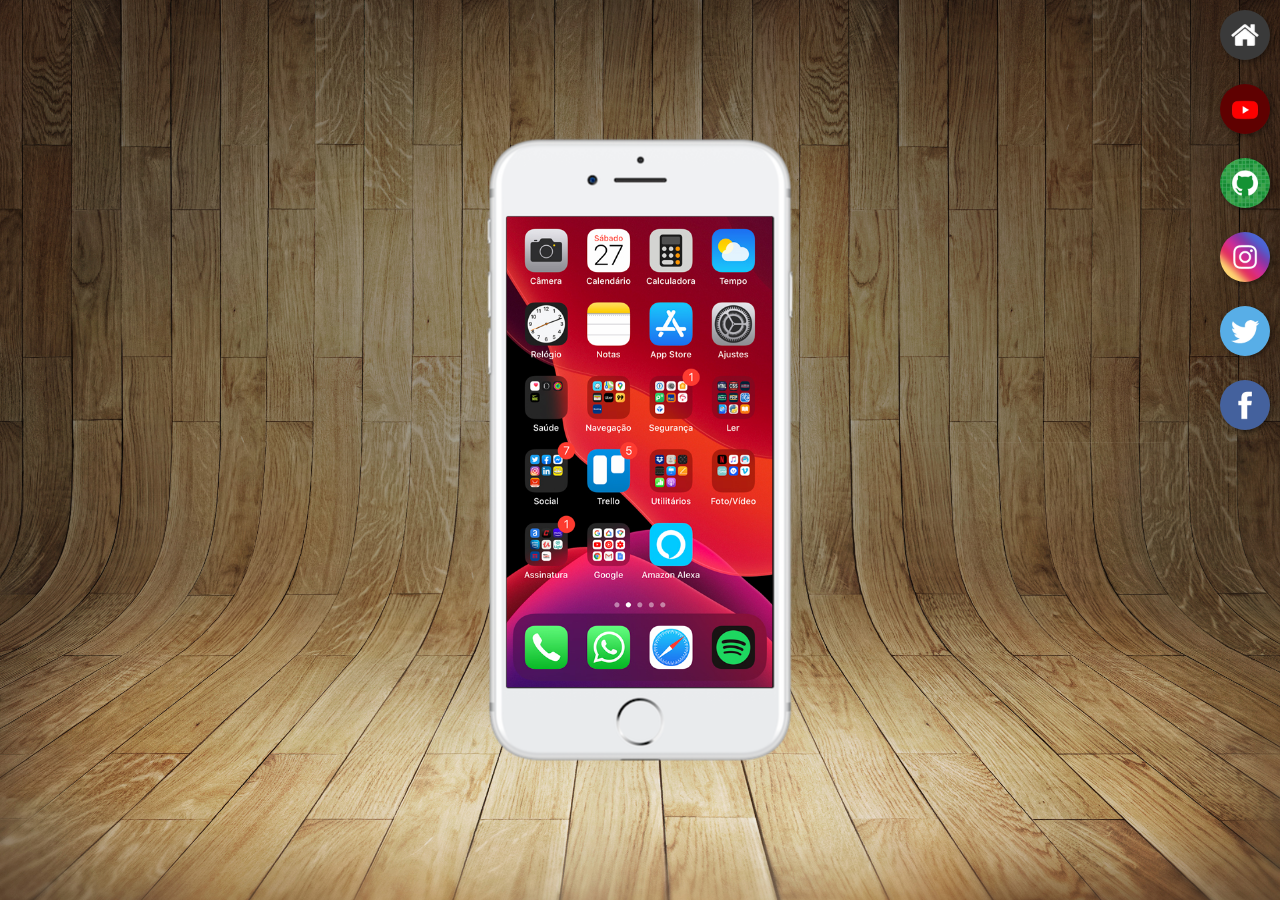
<file: index.html>
<!DOCTYPE html>
<html lang="pt-br">
<head>
    <meta charset="UTF-8">
    <meta name="viewport" content="width=device-width, initial-scale=1.0">
    <title>Projeto Rede Sociais</title>
    <link rel="shortcut icon" href="imagens/favicon.ico" type="image/x-icon">
    <link rel="stylesheet" href="estilos/style.css">
</head>
<body>
    <main>
        <section id="telefone">
            <iframe src="home.html" name="tela" id="tela" frameborder="0">
                <p>Seu navegador não é compativel com Iframe.</p>
            </iframe>
        </section>
        <section id="redes-sociais">
            <a href="home.html" target="tela"><img src="imagens/logo-home.jpg" alt="Home"></a><br>
            <a href="youtube.html" target="tela"><img src="imagens/logo-youtube.jpg" alt="Youtube"></a><br>
            <a href="gihub.html" target="tela"><img src="imagens/logo-github.jpg" alt="GitHub"></a><br>
            <a href="instagram.html" target="tela"><img src="imagens/logo-instagram.jpg" alt="Instagram"></a><br>
            <a href="twitter.html" target="tela"><img src="imagens/logo-twitter.jpg" alt="Twitter"></a><br>
            <a href="facebook.html" target="tela"><img src="imagens/logo-facebook.jpg" alt="Facebook"></a>
        </section>
    </main>
</body>
</html>
</file>
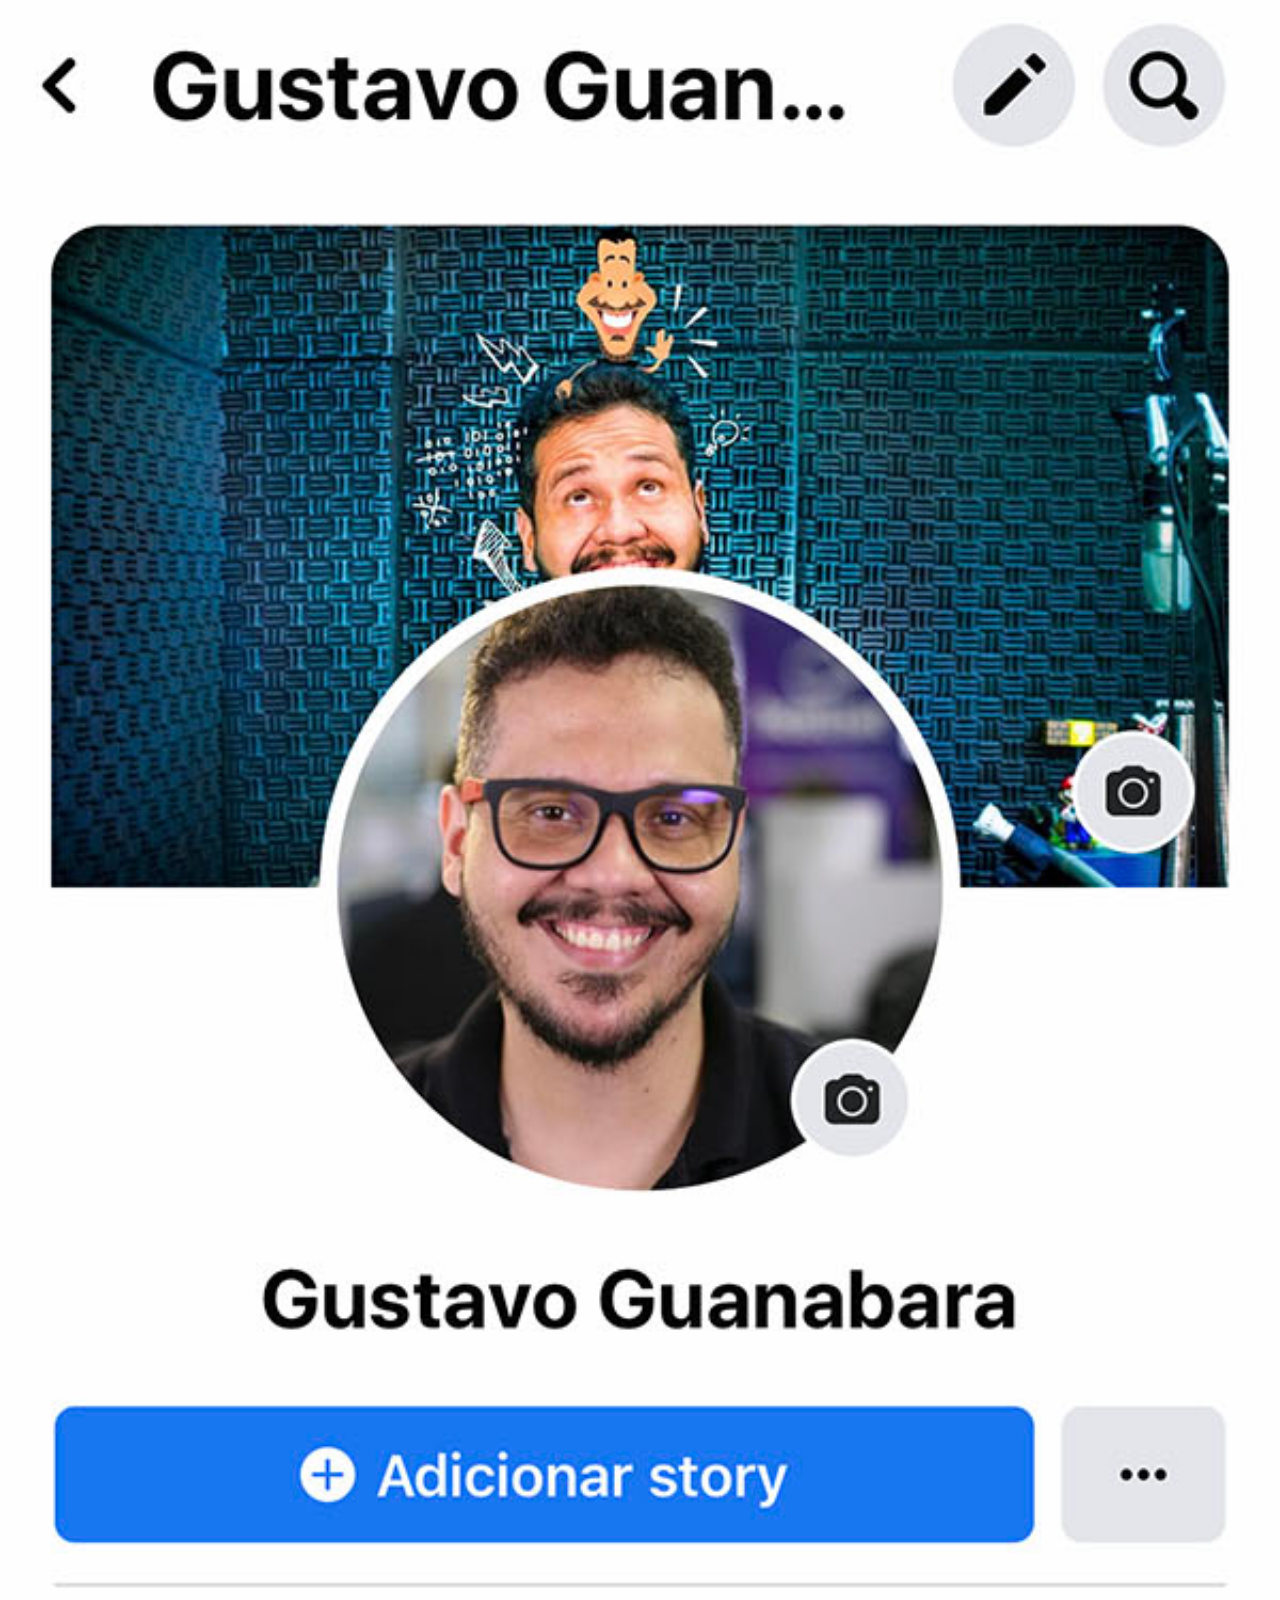
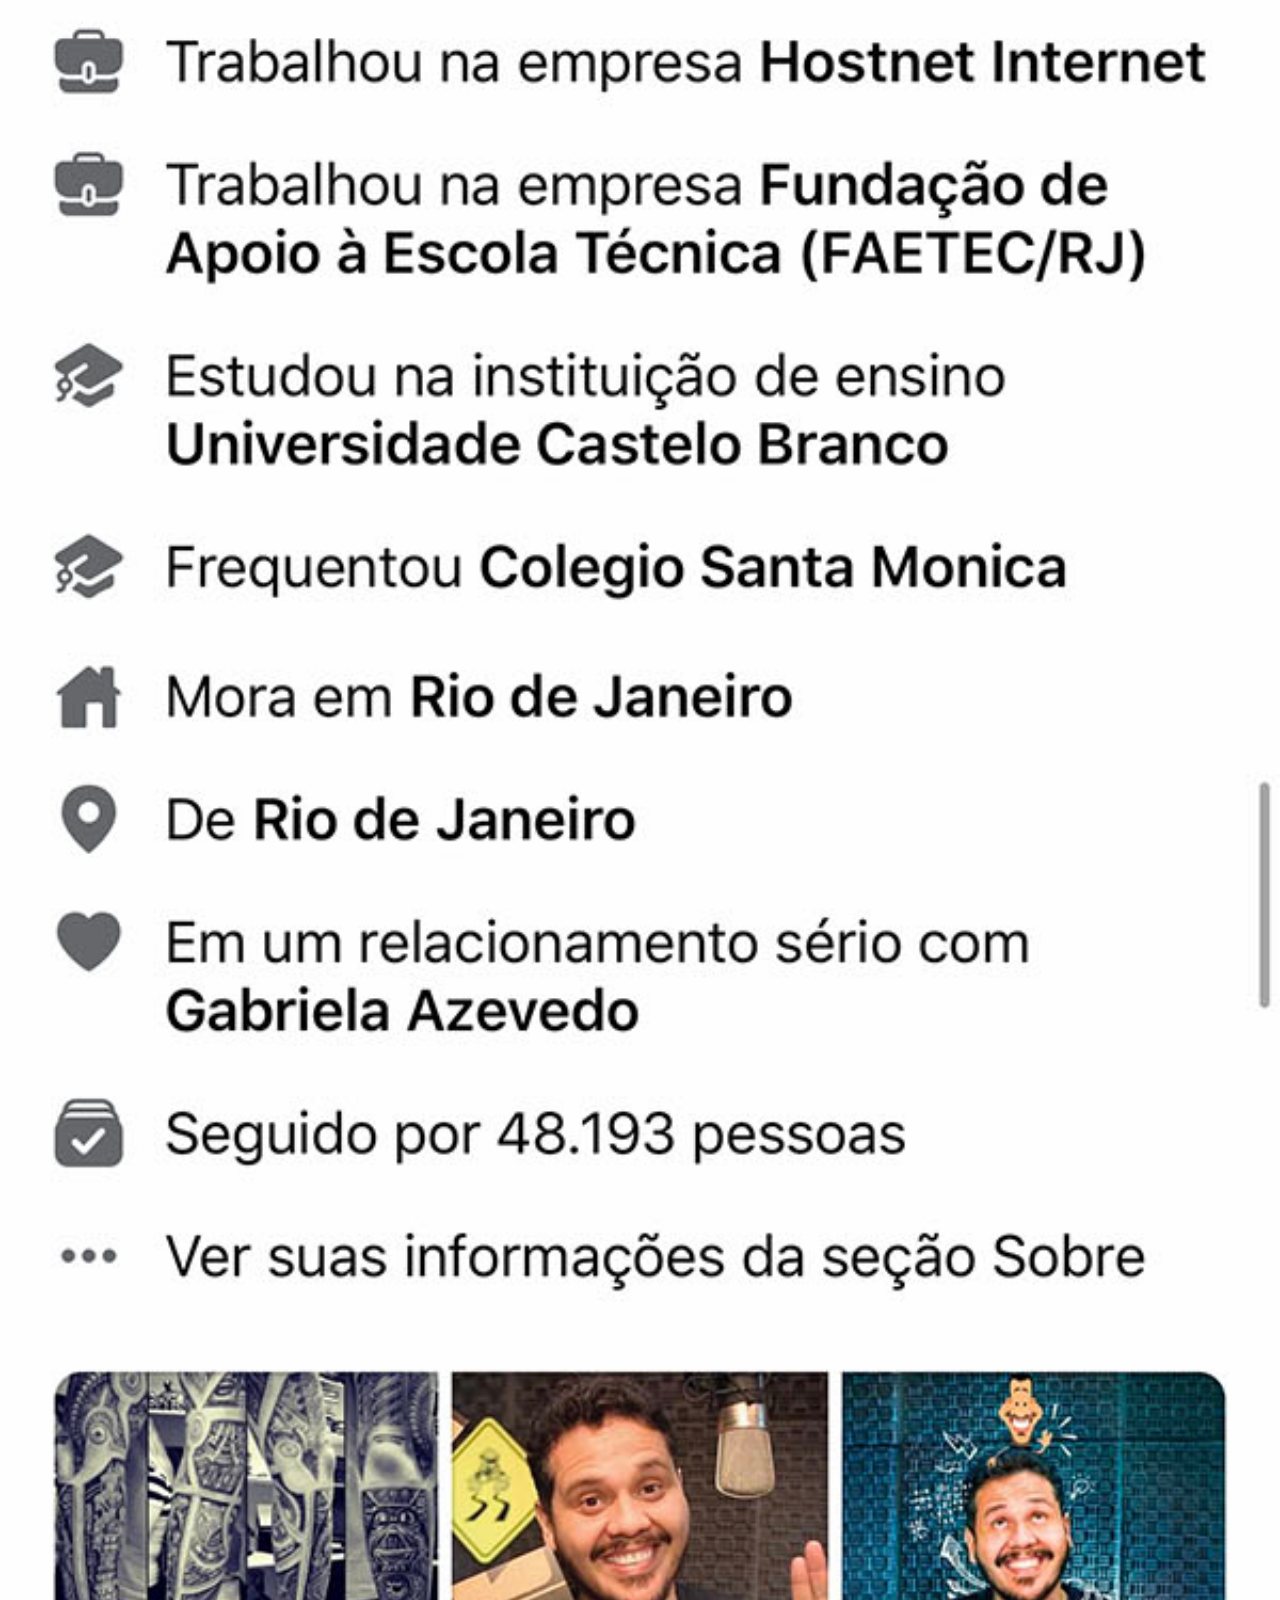
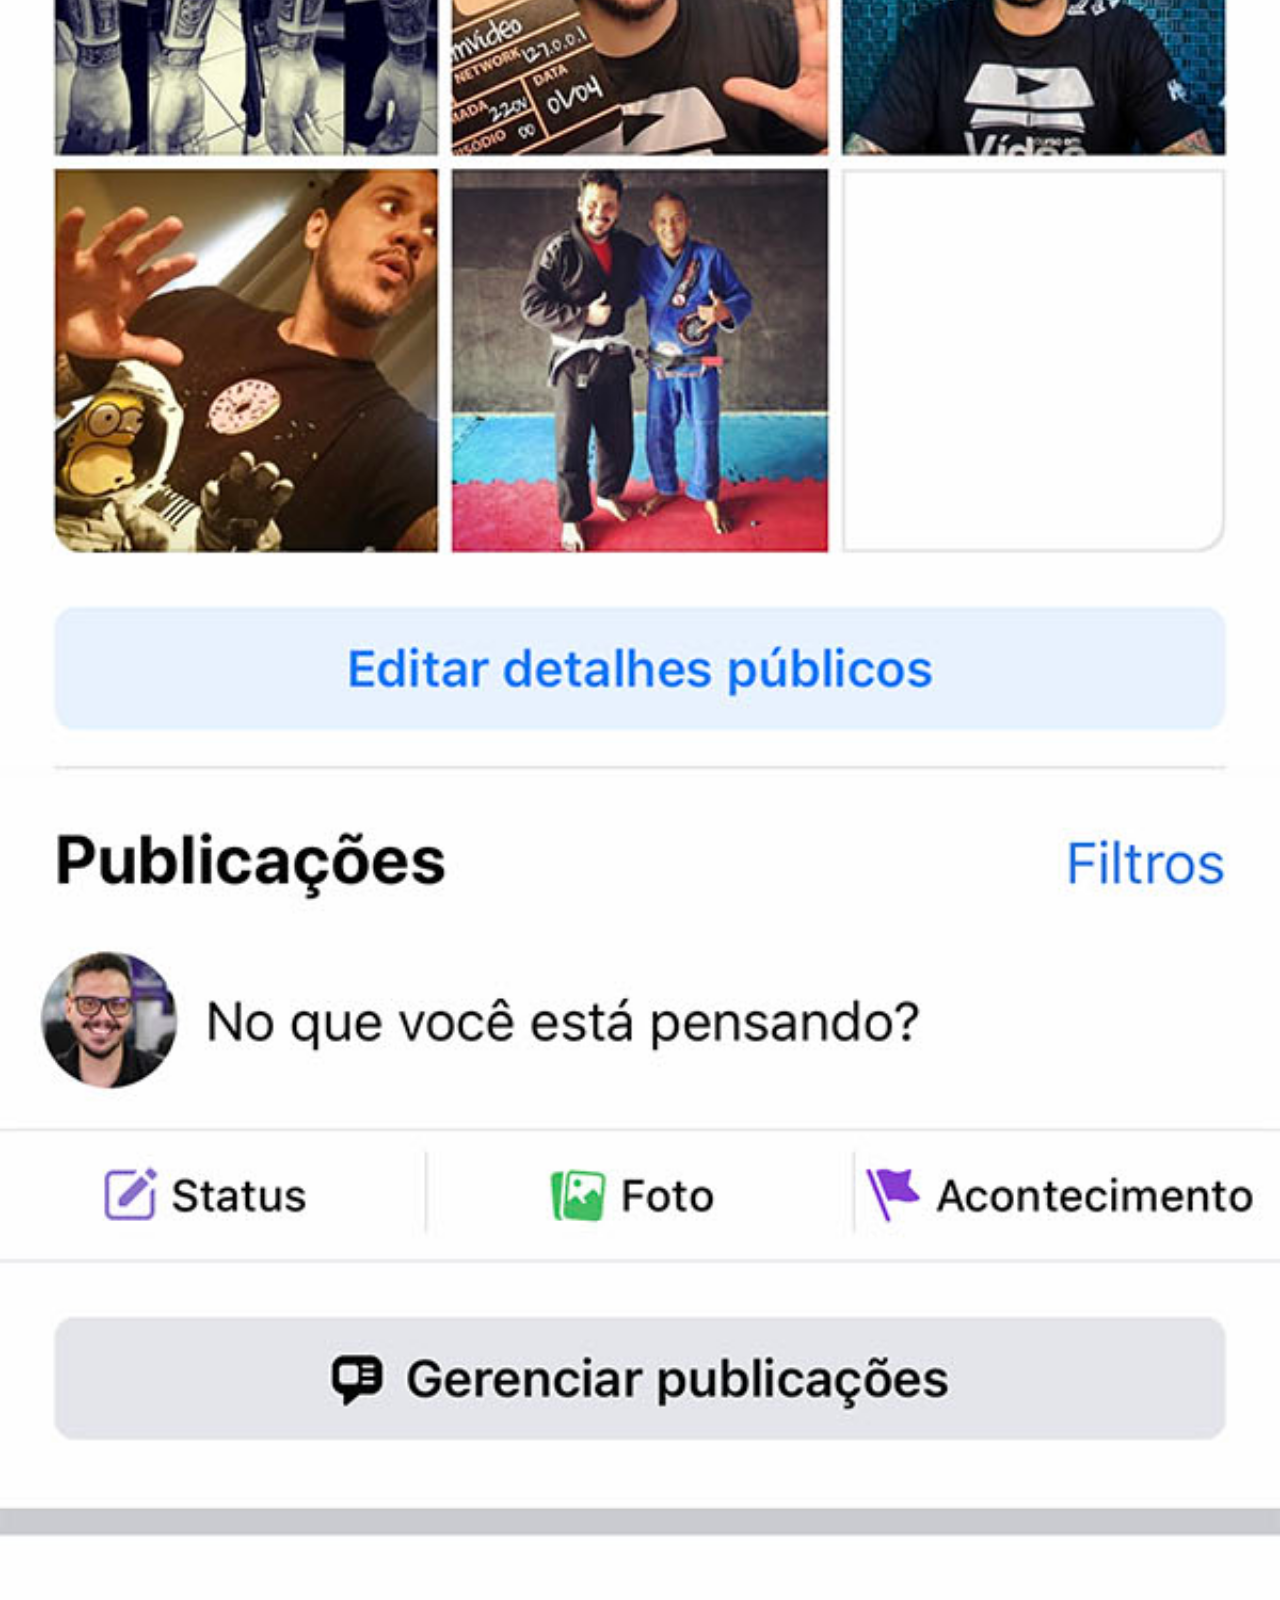
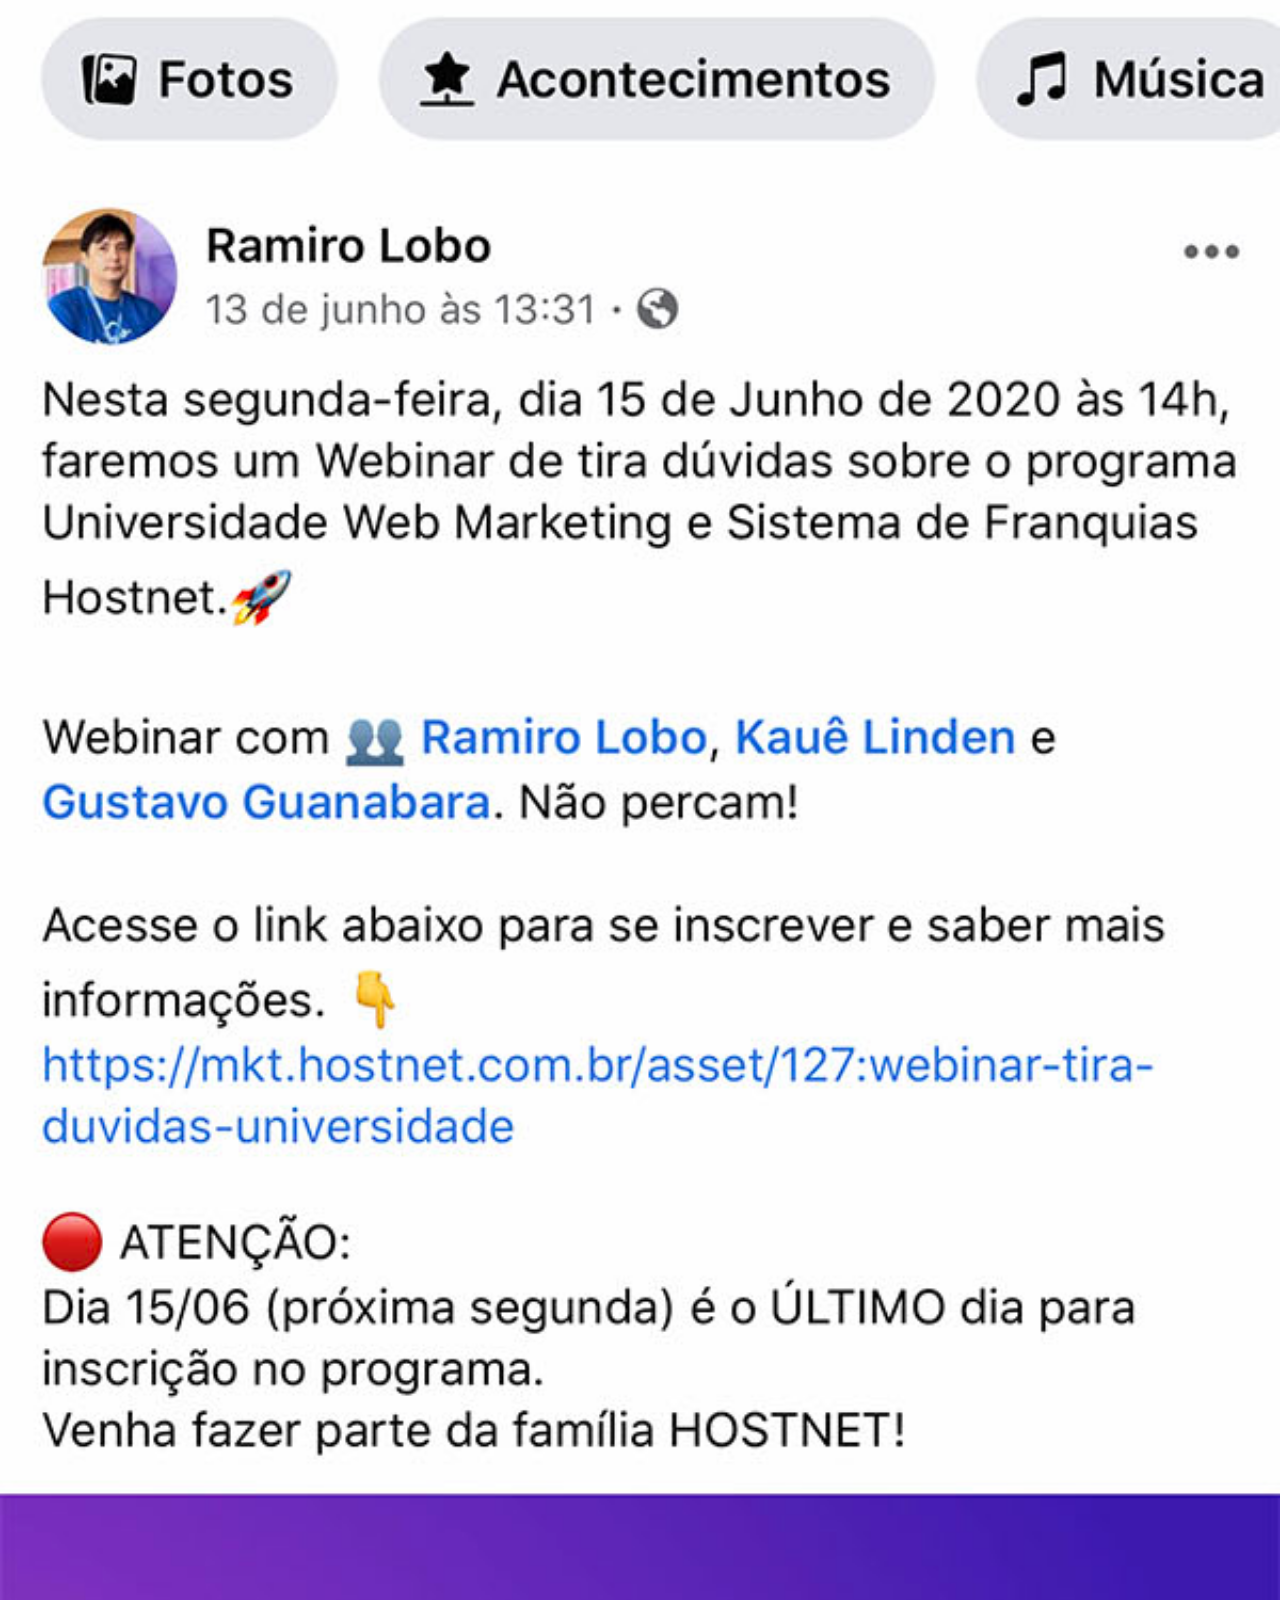
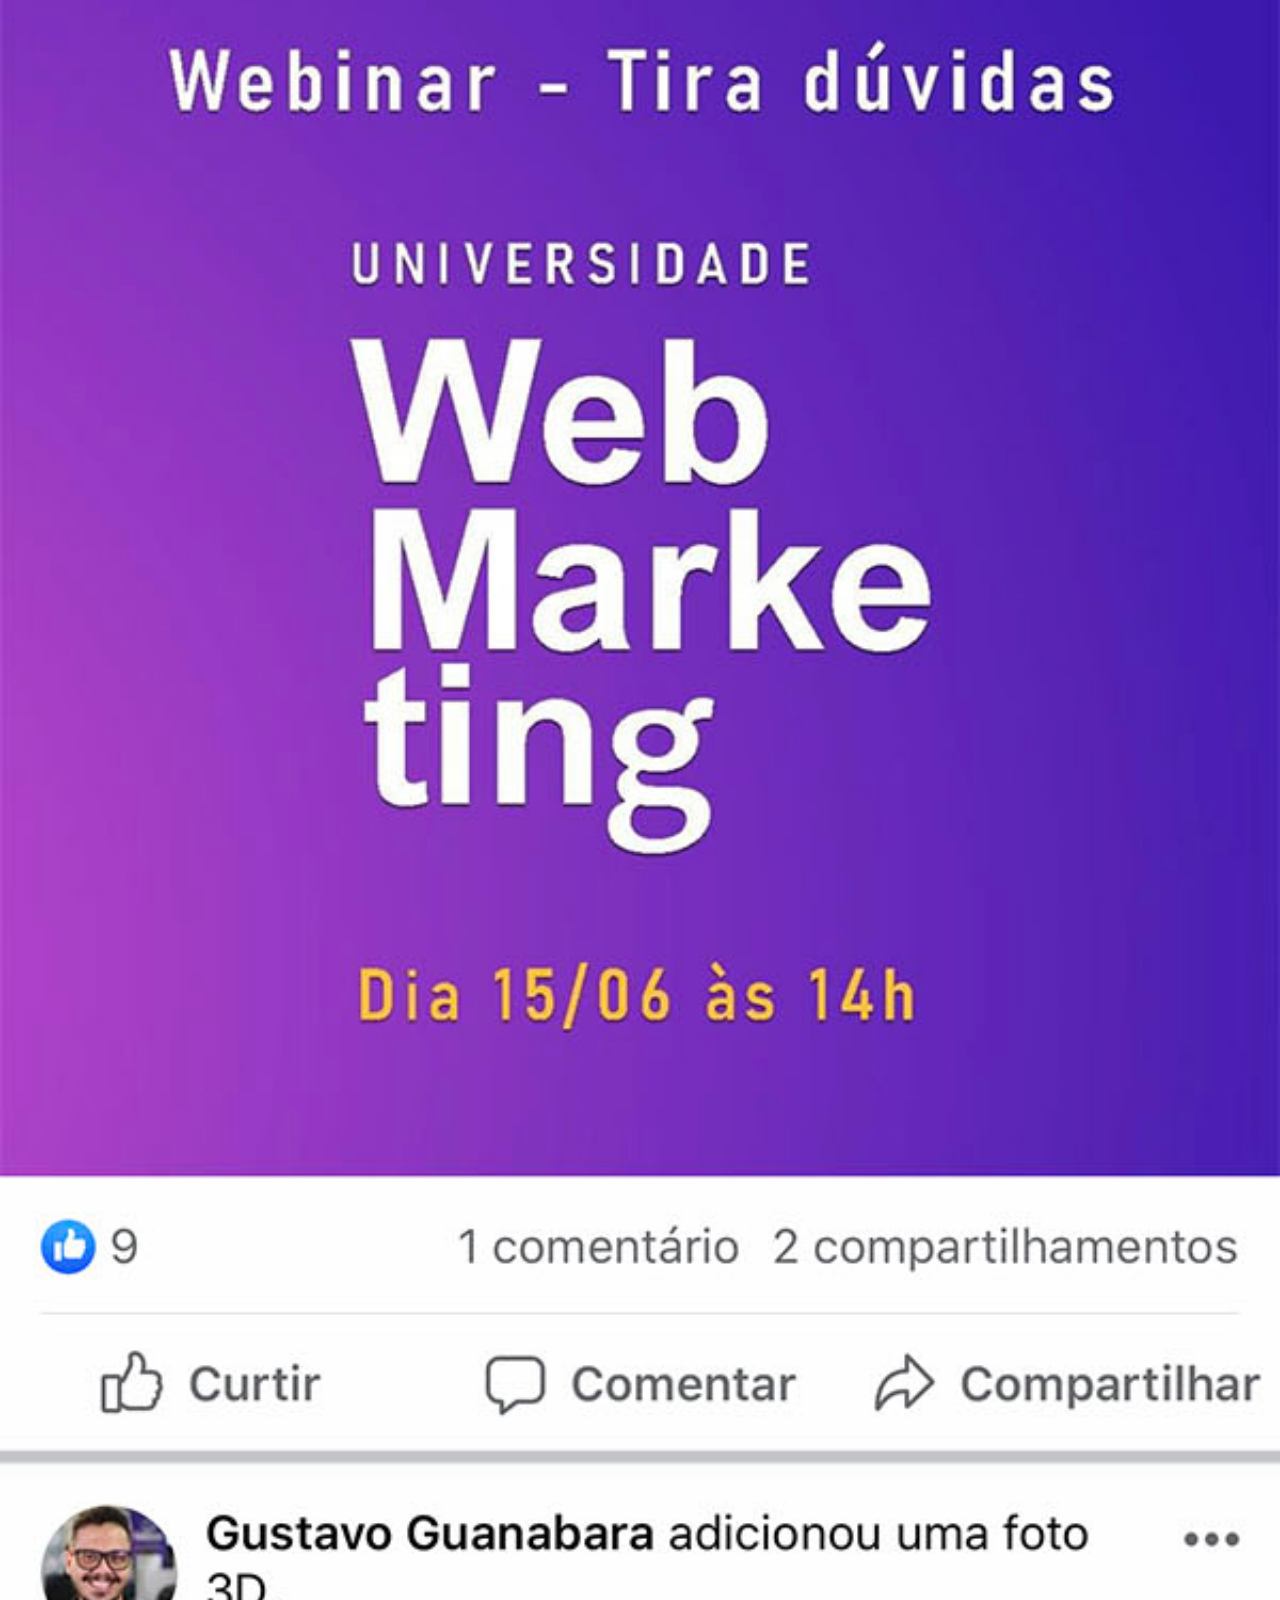
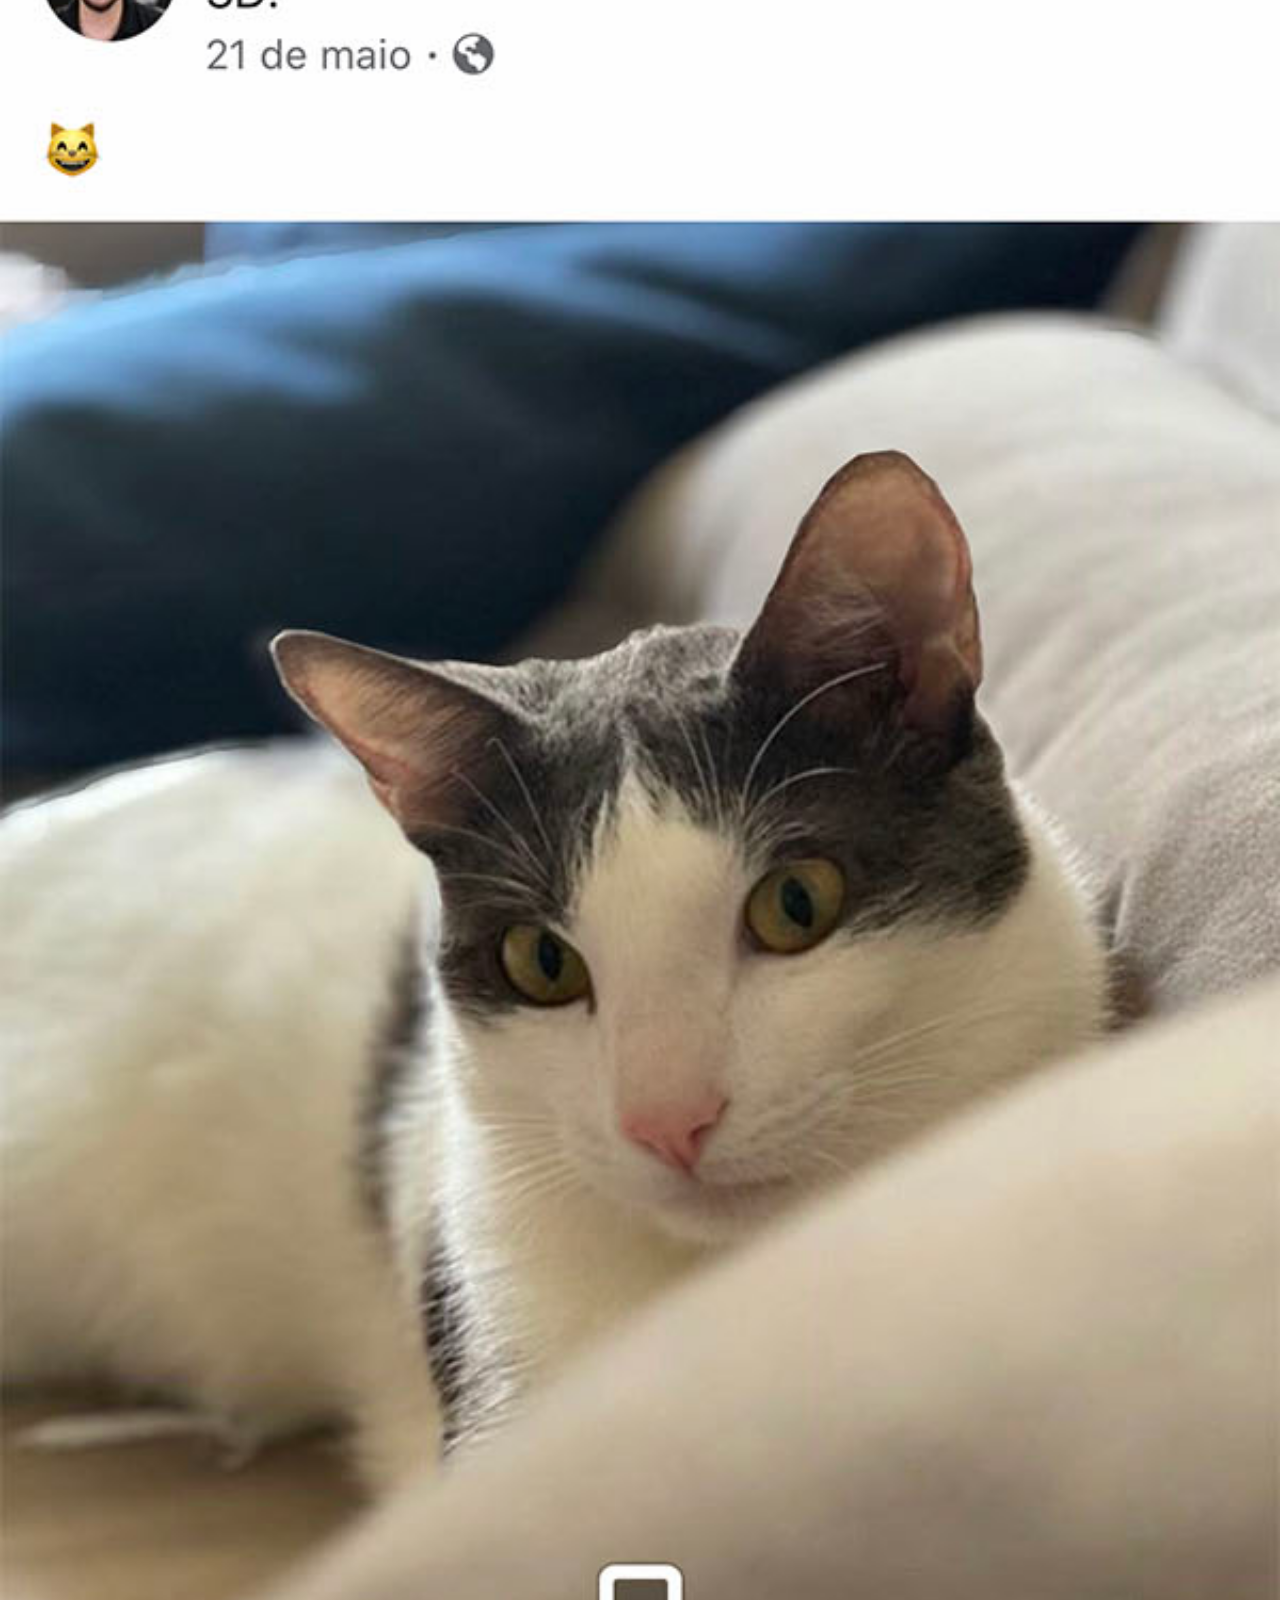
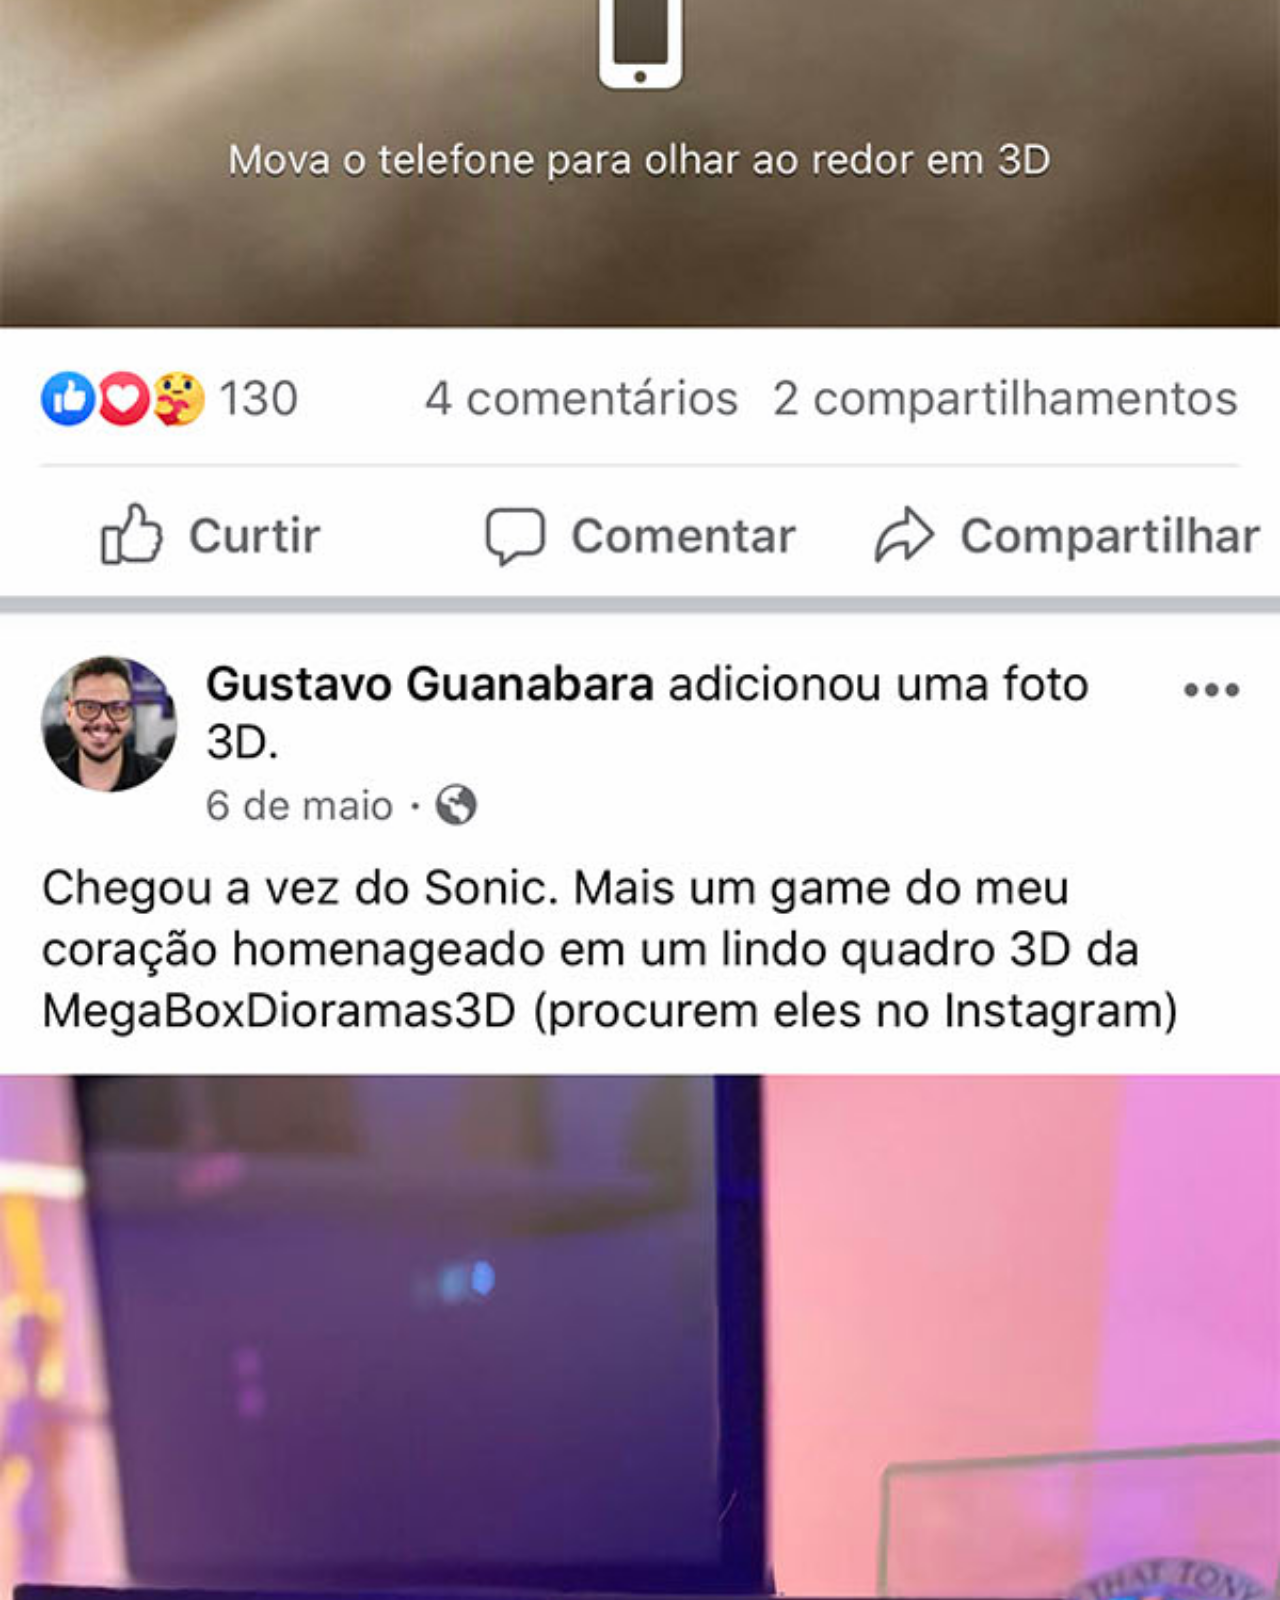
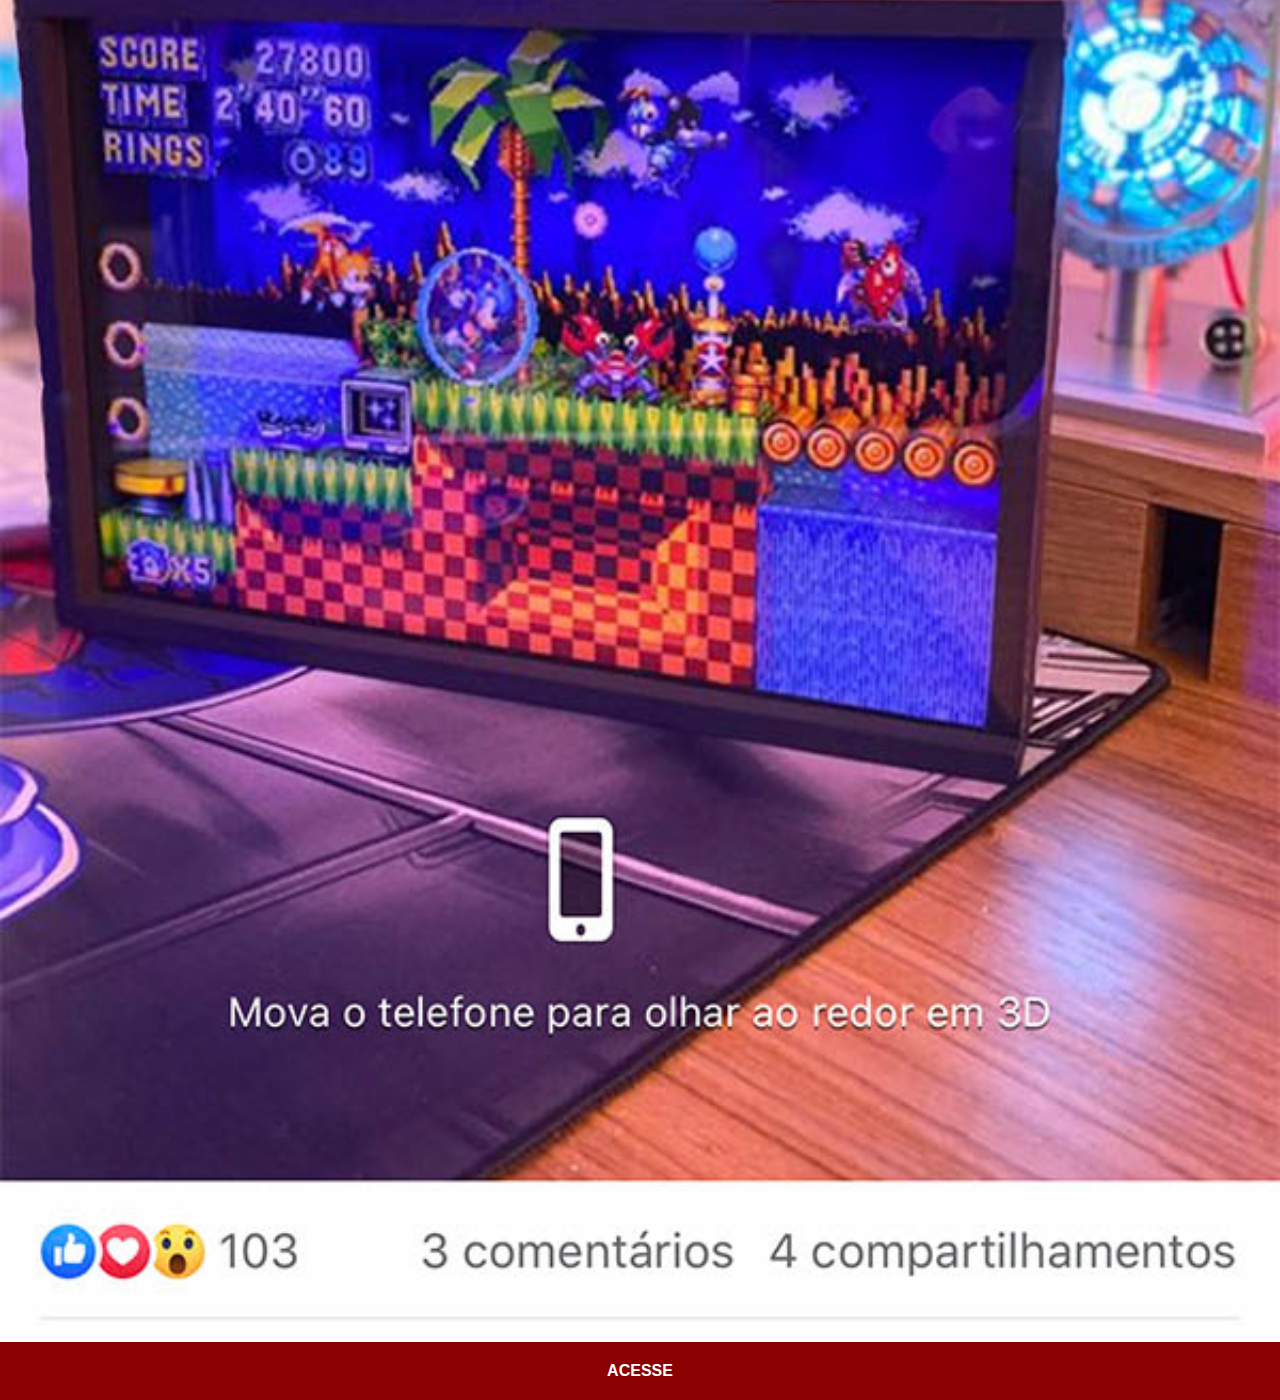
<file: facebook.html>
<!DOCTYPE html>
<html lang="pt-br">
<head>
    <meta charset="UTF-8">
    <meta name="viewport" content="width=device-width, initial-scale=1.0">
    <title>Facebook</title>
    <link rel="stylesheet" href="estilos/social.css">
</head>
<body>
    <img src="imagens/tela-facebook.jpg" alt="Facebook">
    <a href="https://web.facebook.com/gustavoguanabara" target="_blank">ACESSE</a>
</body>
</html>
</file>
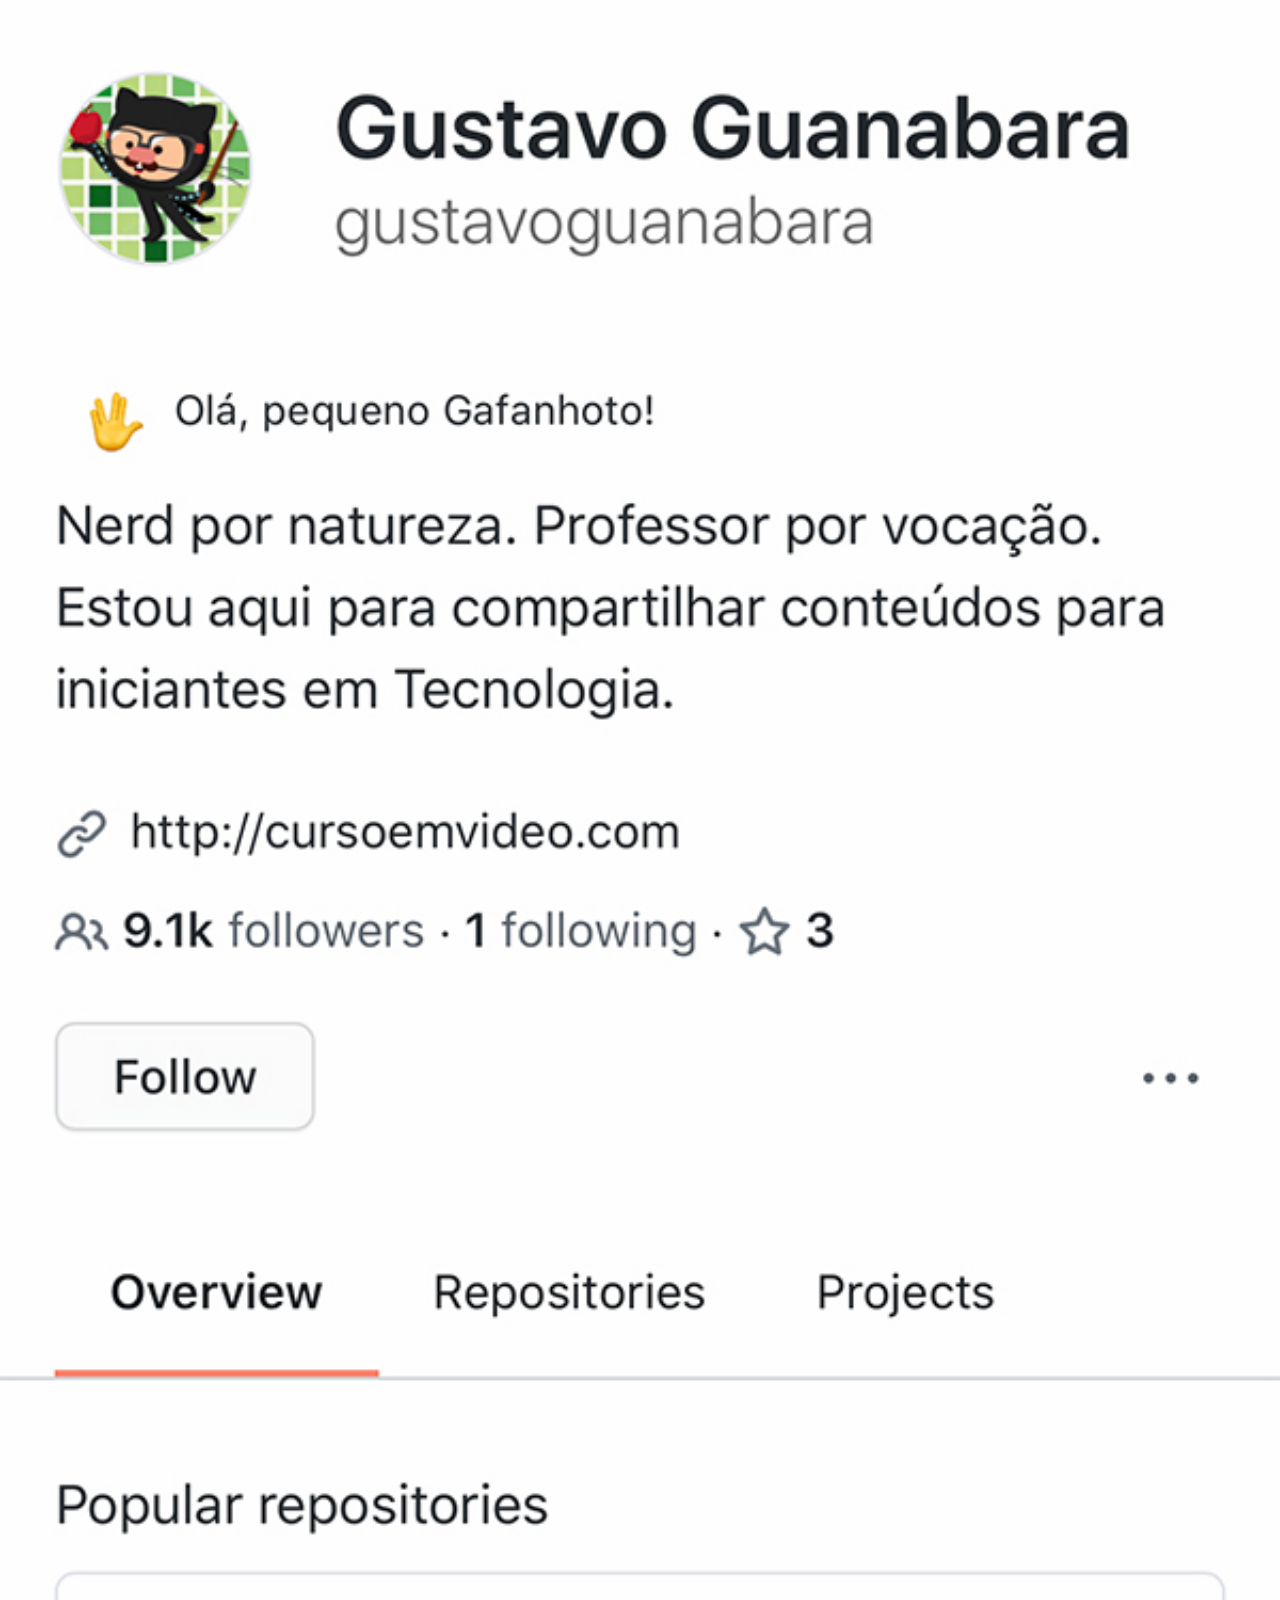
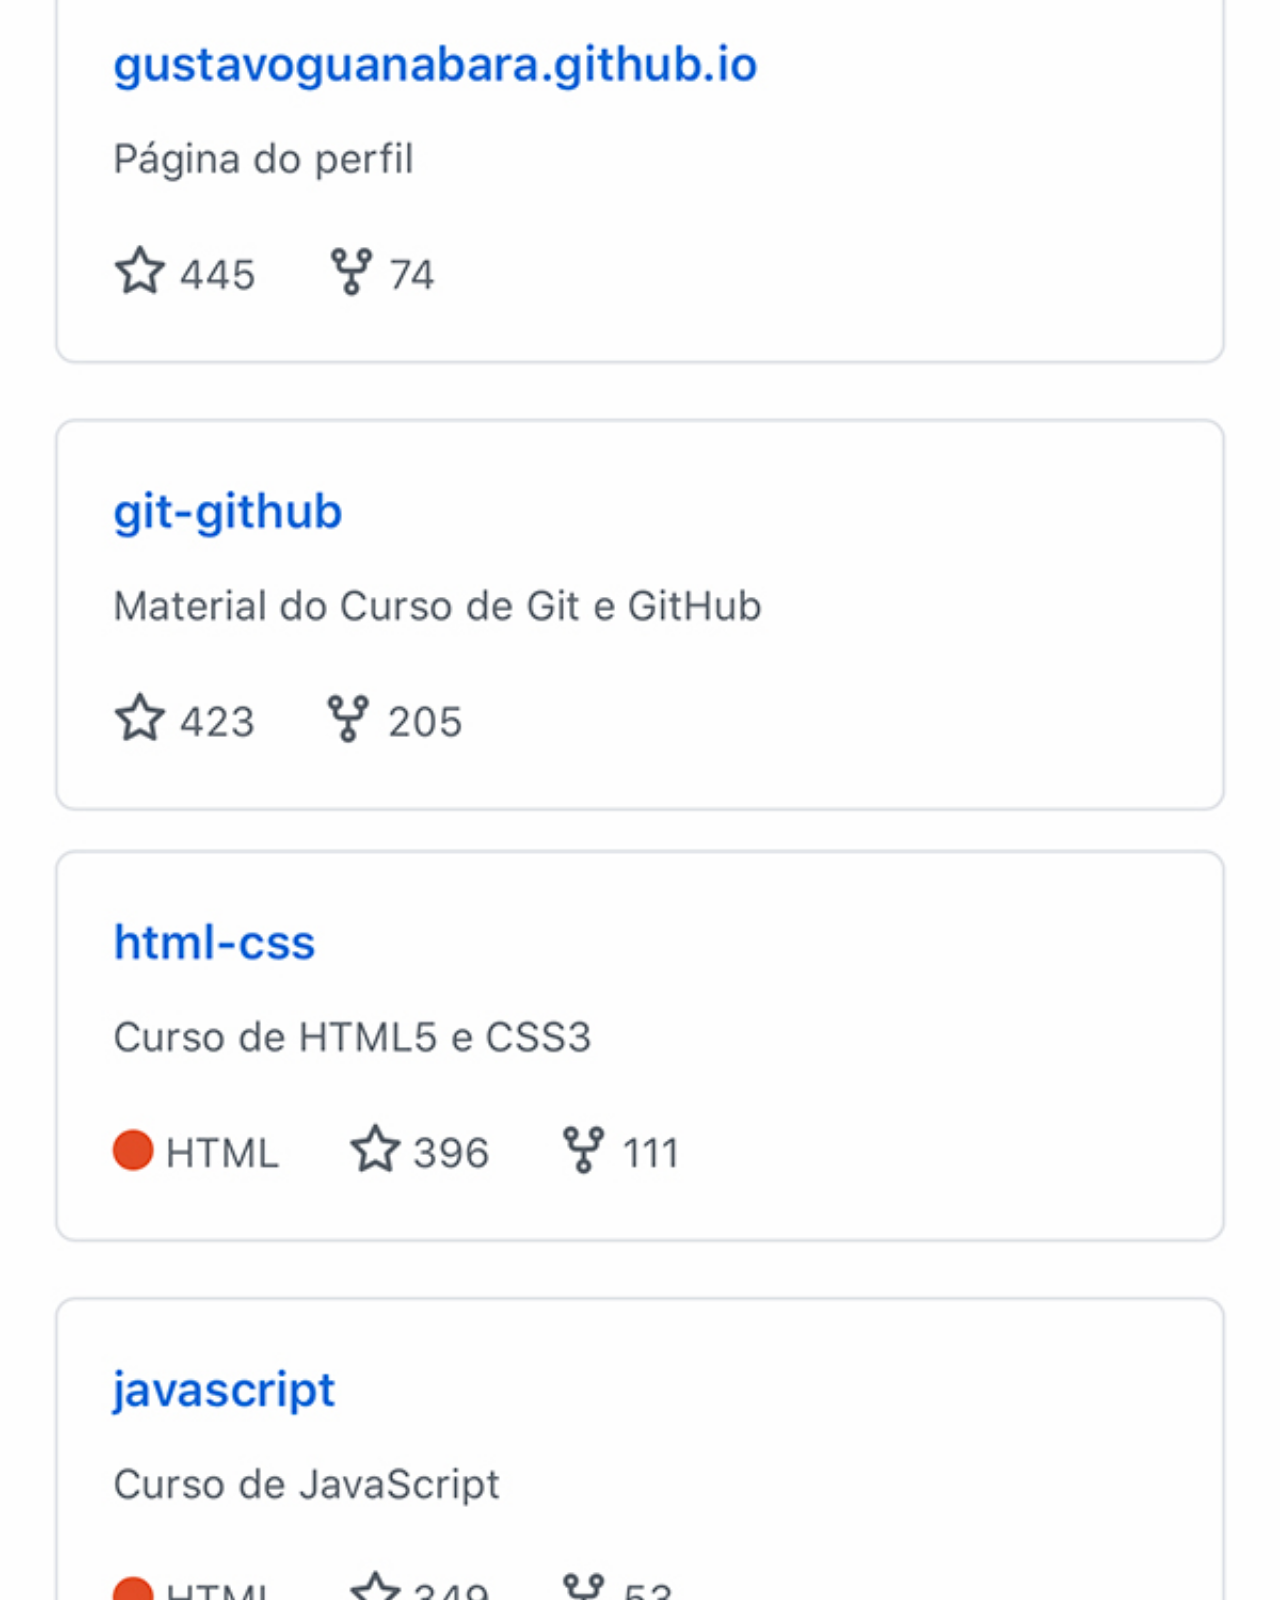
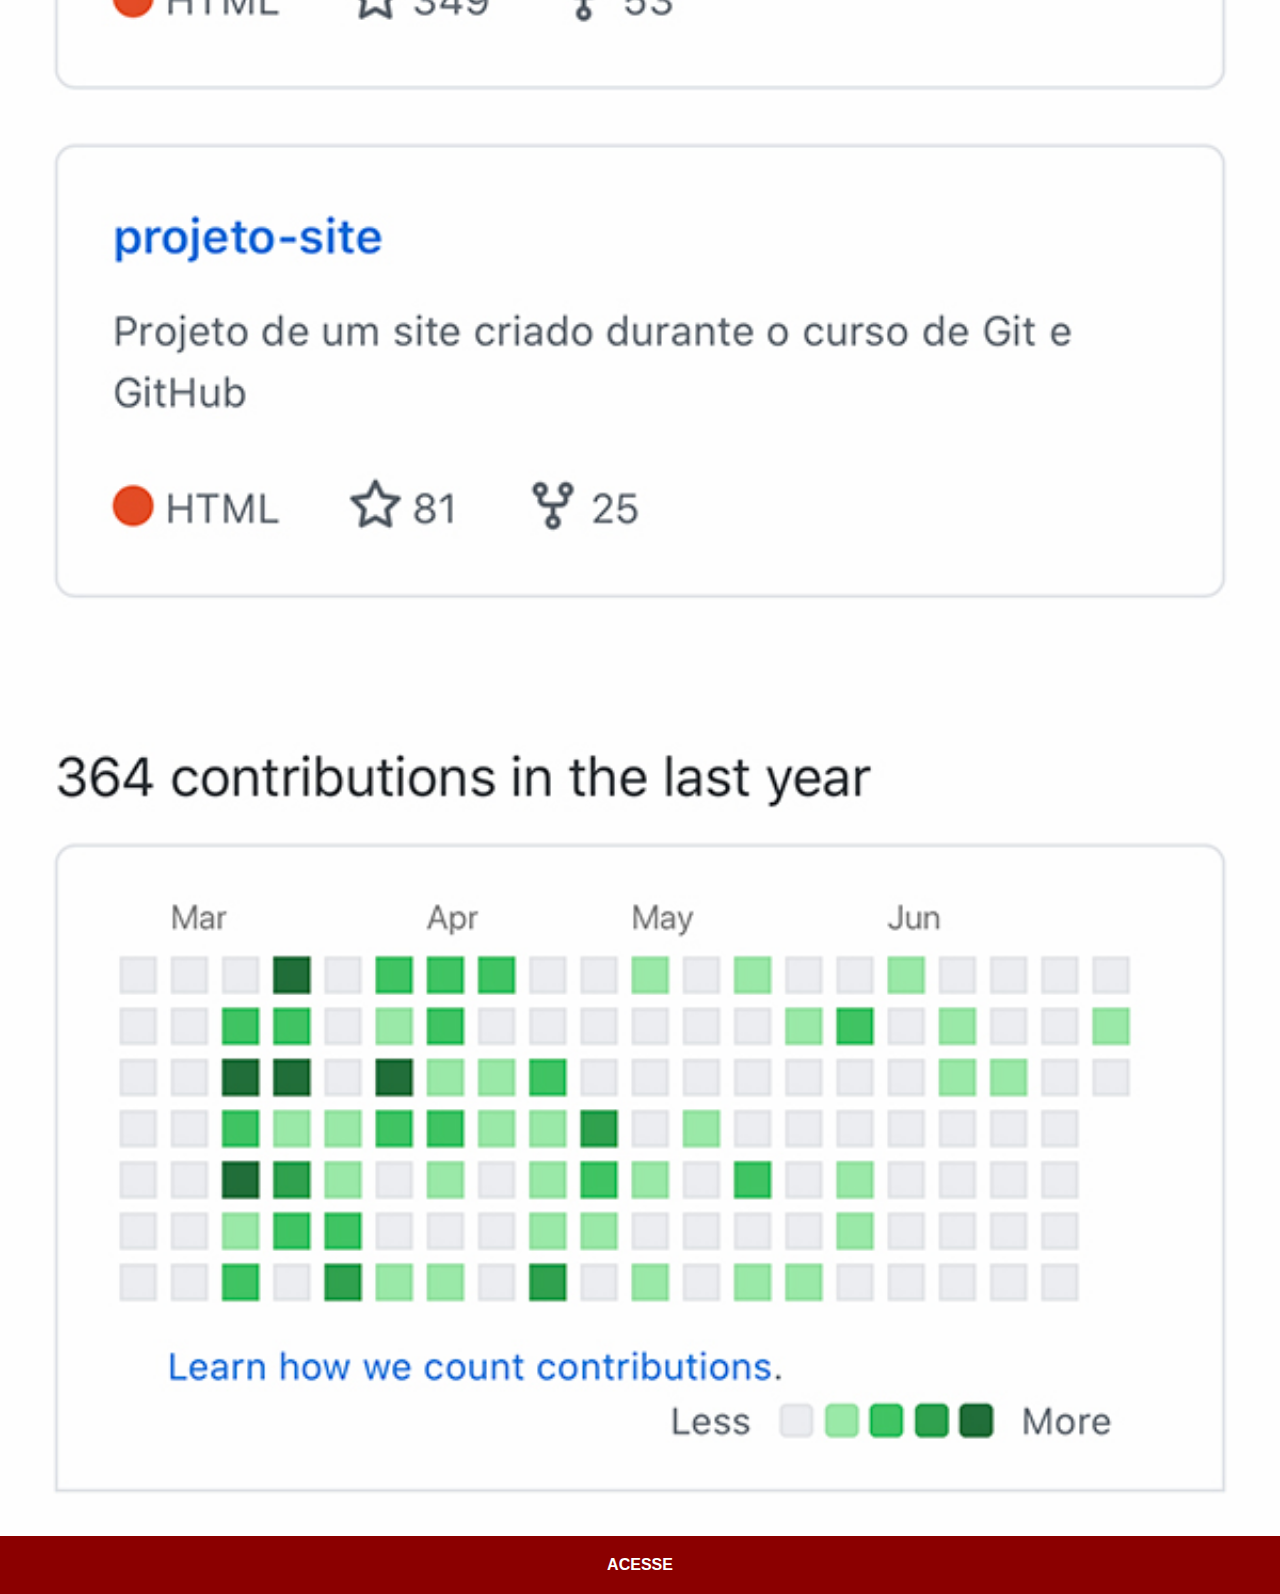
<file: gihub.html>
<!DOCTYPE html>
<html lang="pt-br">
<head>
    <meta charset="UTF-8">
    <meta name="viewport" content="width=device-width, initial-scale=1.0">
    <title>GitHub</title>
    <link rel="stylesheet" href="estilos/social.css">
</head>
<body>
    <img src="imagens/tela-github.jpg" alt="Github">
    <a href="https://github.com/gustavoguanabara" target="_blank">ACESSE</a>
</body>
</html>
</file>
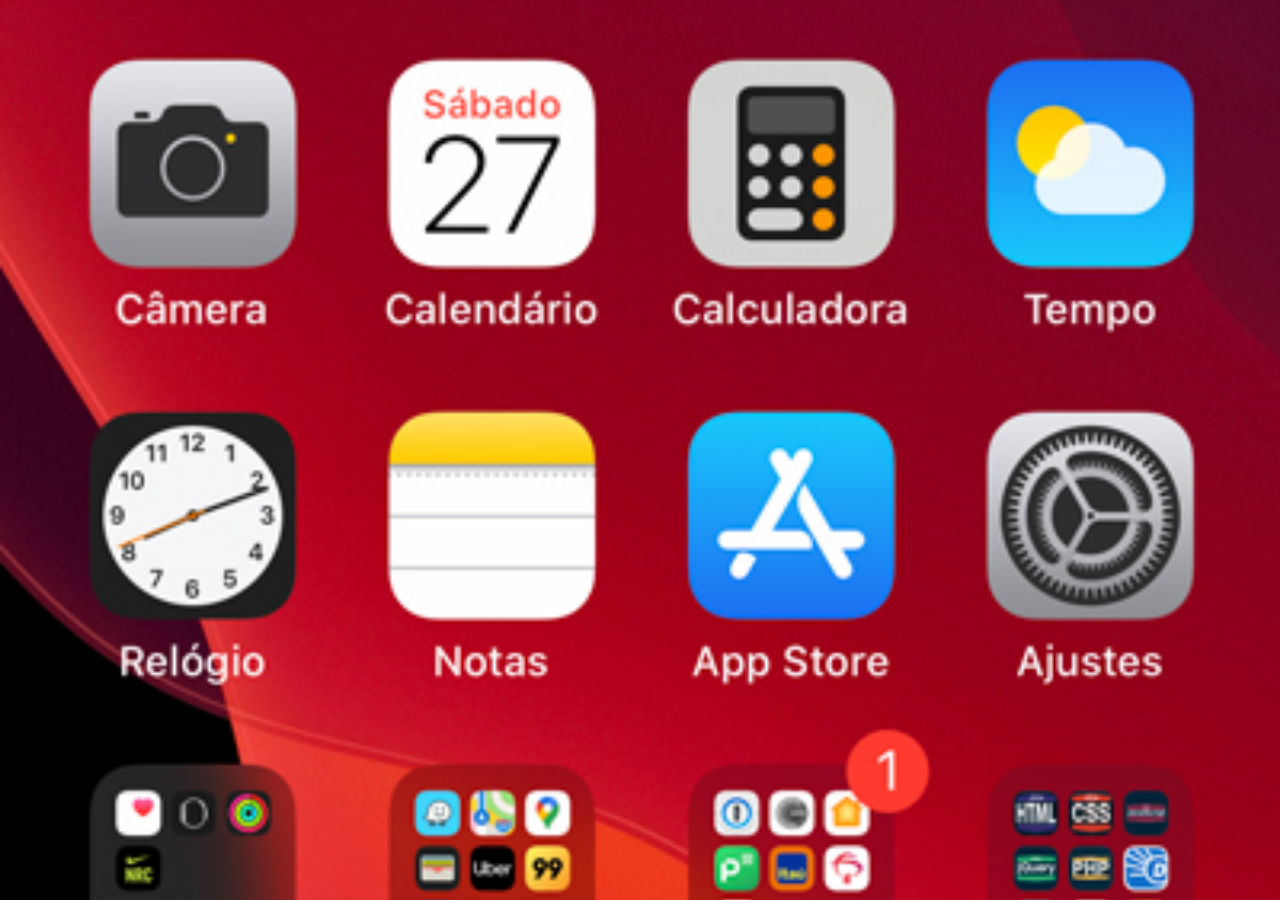
<file: home.html>
<!DOCTYPE html>
<html lang="pt-br">
<head>
    <meta charset="UTF-8">
    <meta name="viewport" content="width=device-width, initial-scale=1.0">
    <title>Home</title>
    <style>
        * {
            margin: 0px;
            padding: 0px;
        }

        body {
            height: 100vh;
            width: 100vw;
            background: black url("imagens/tela-home.jpg") no-repeat top center;
            background-size: cover;
        }
    </style>
</head>
<body>
    
</body>
</html>
</file>
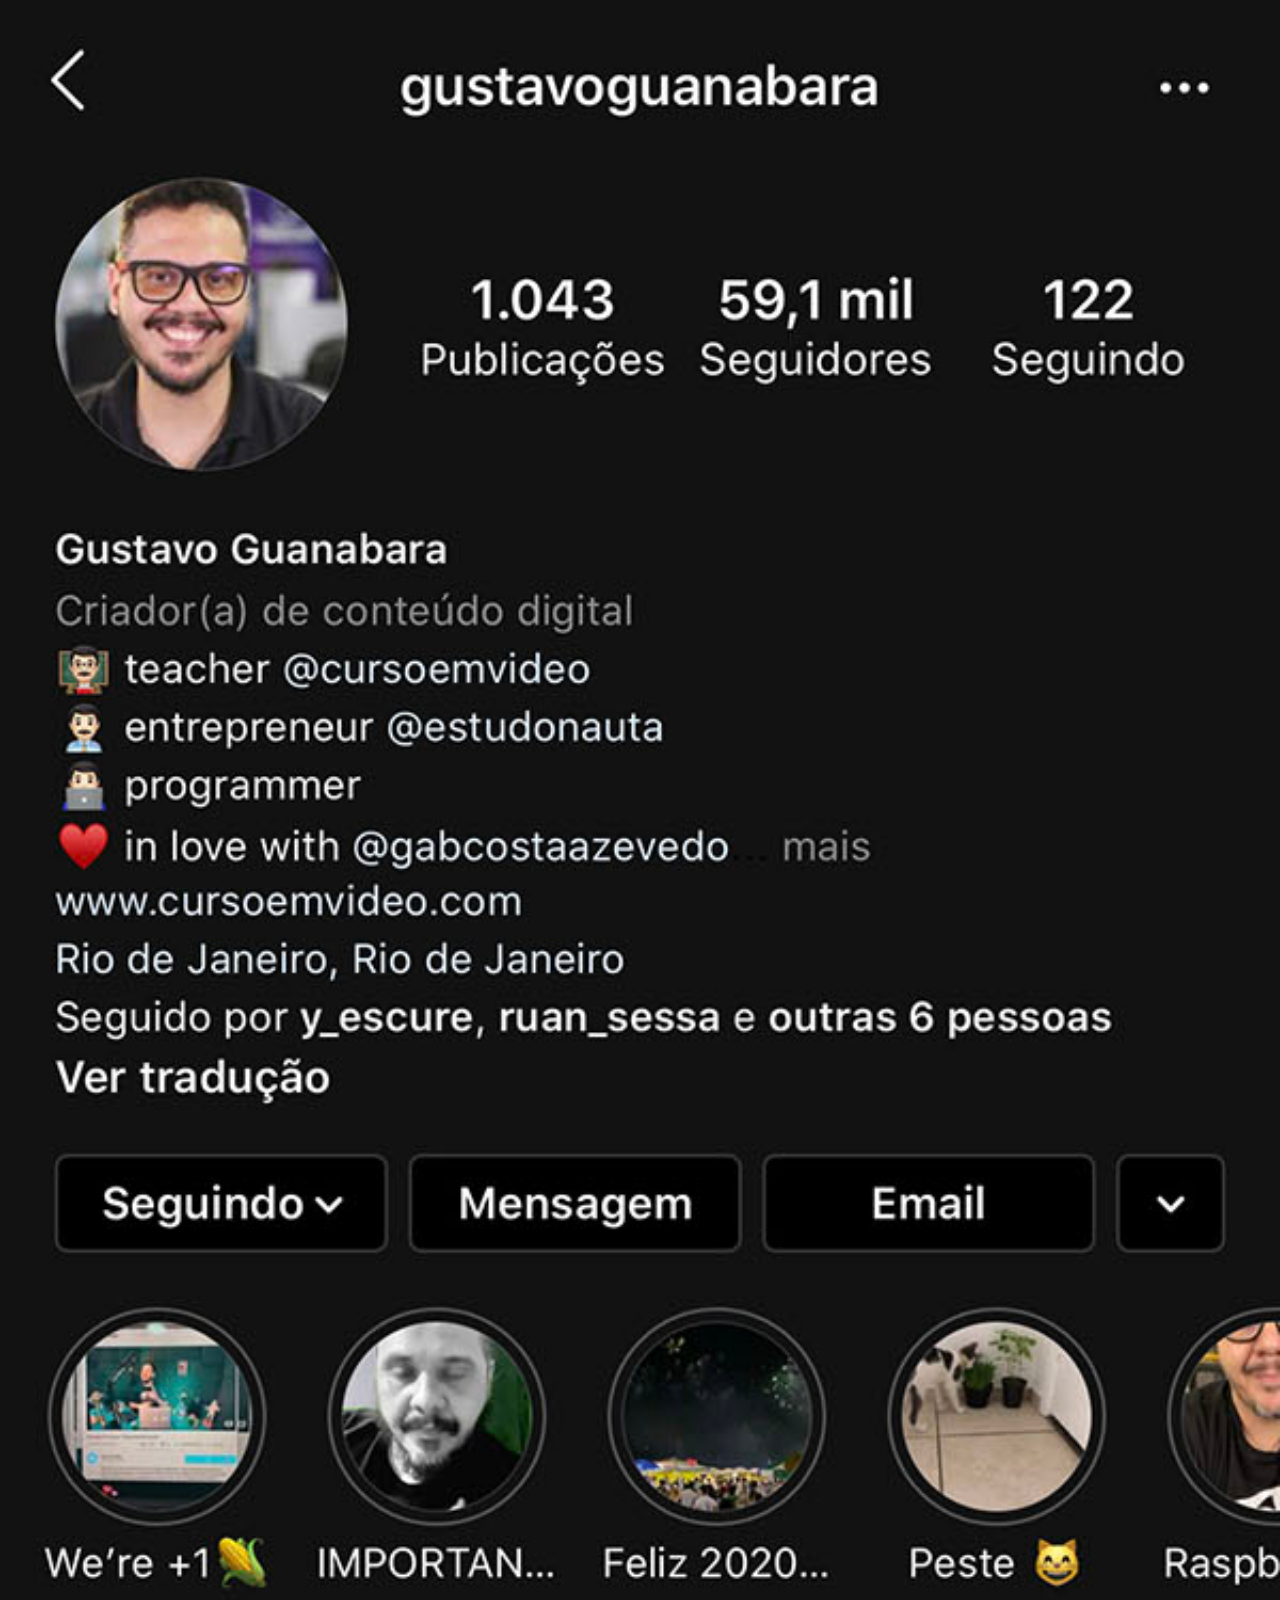
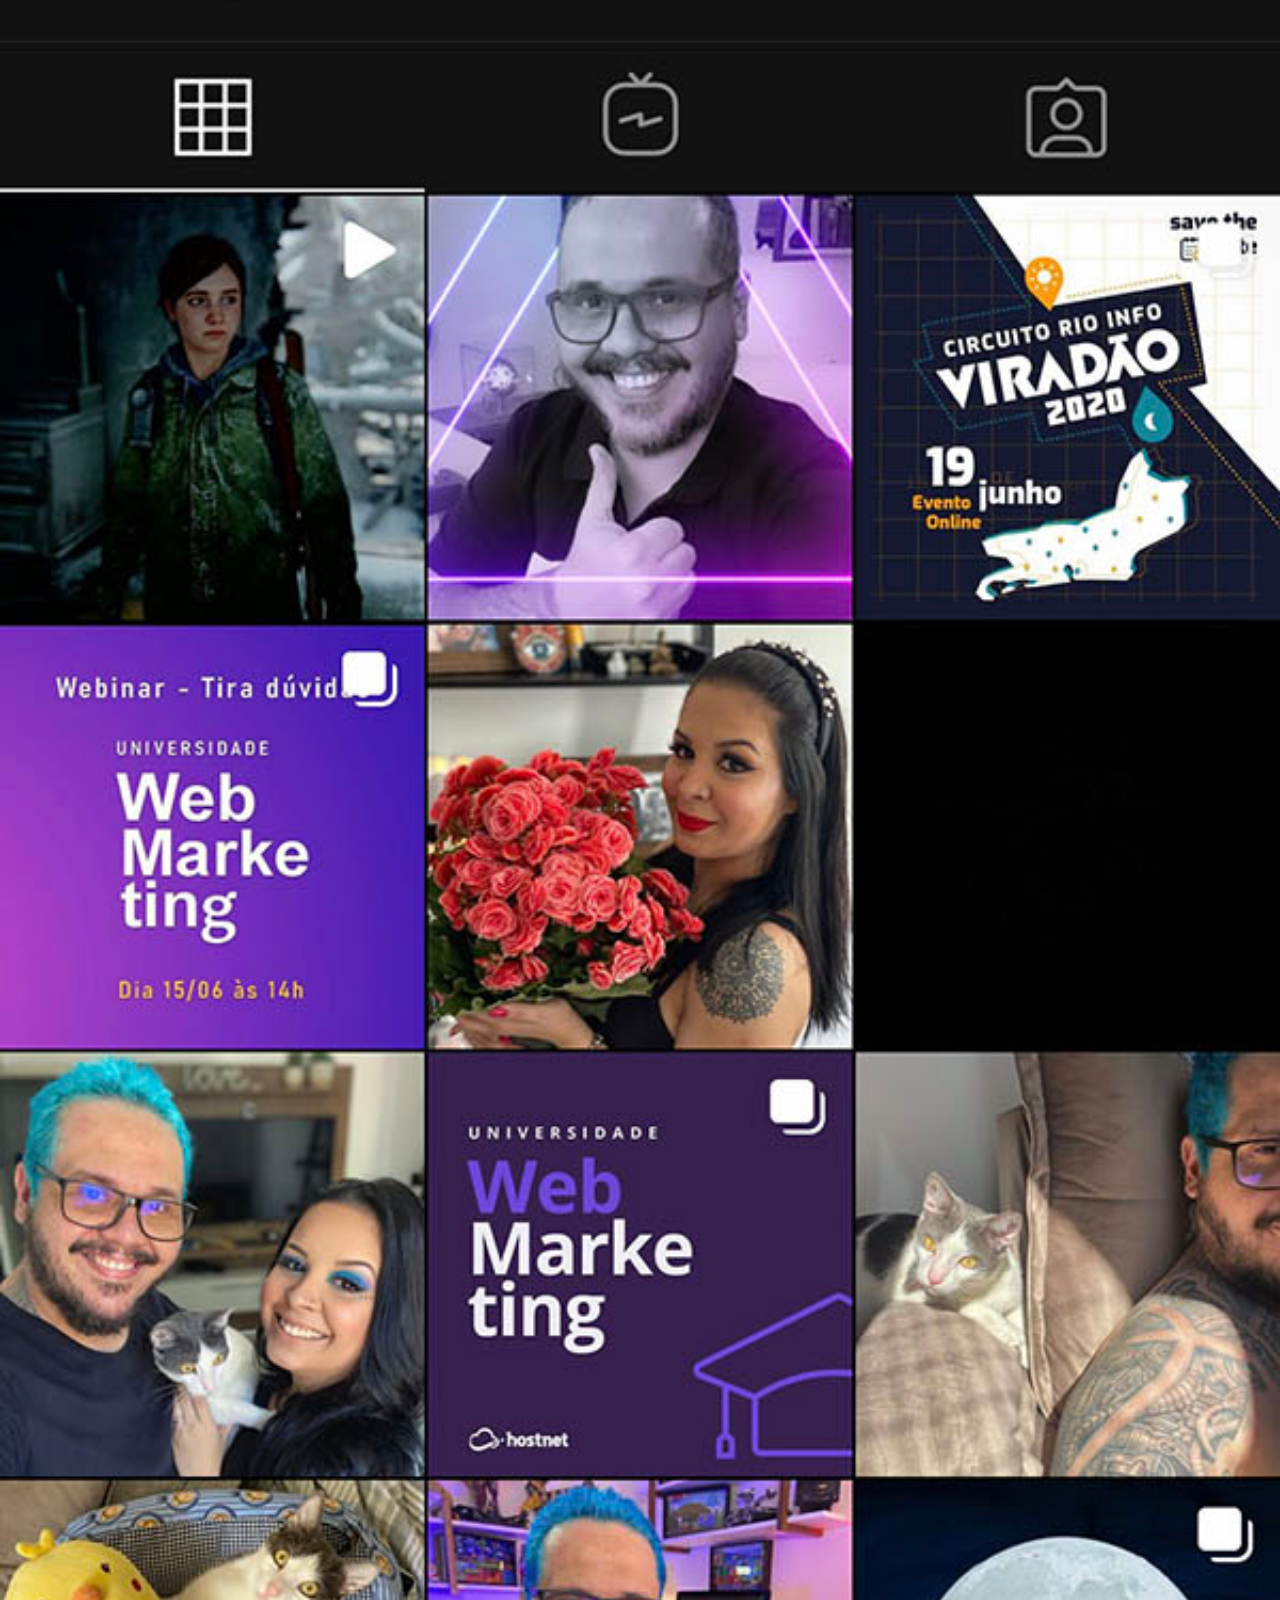
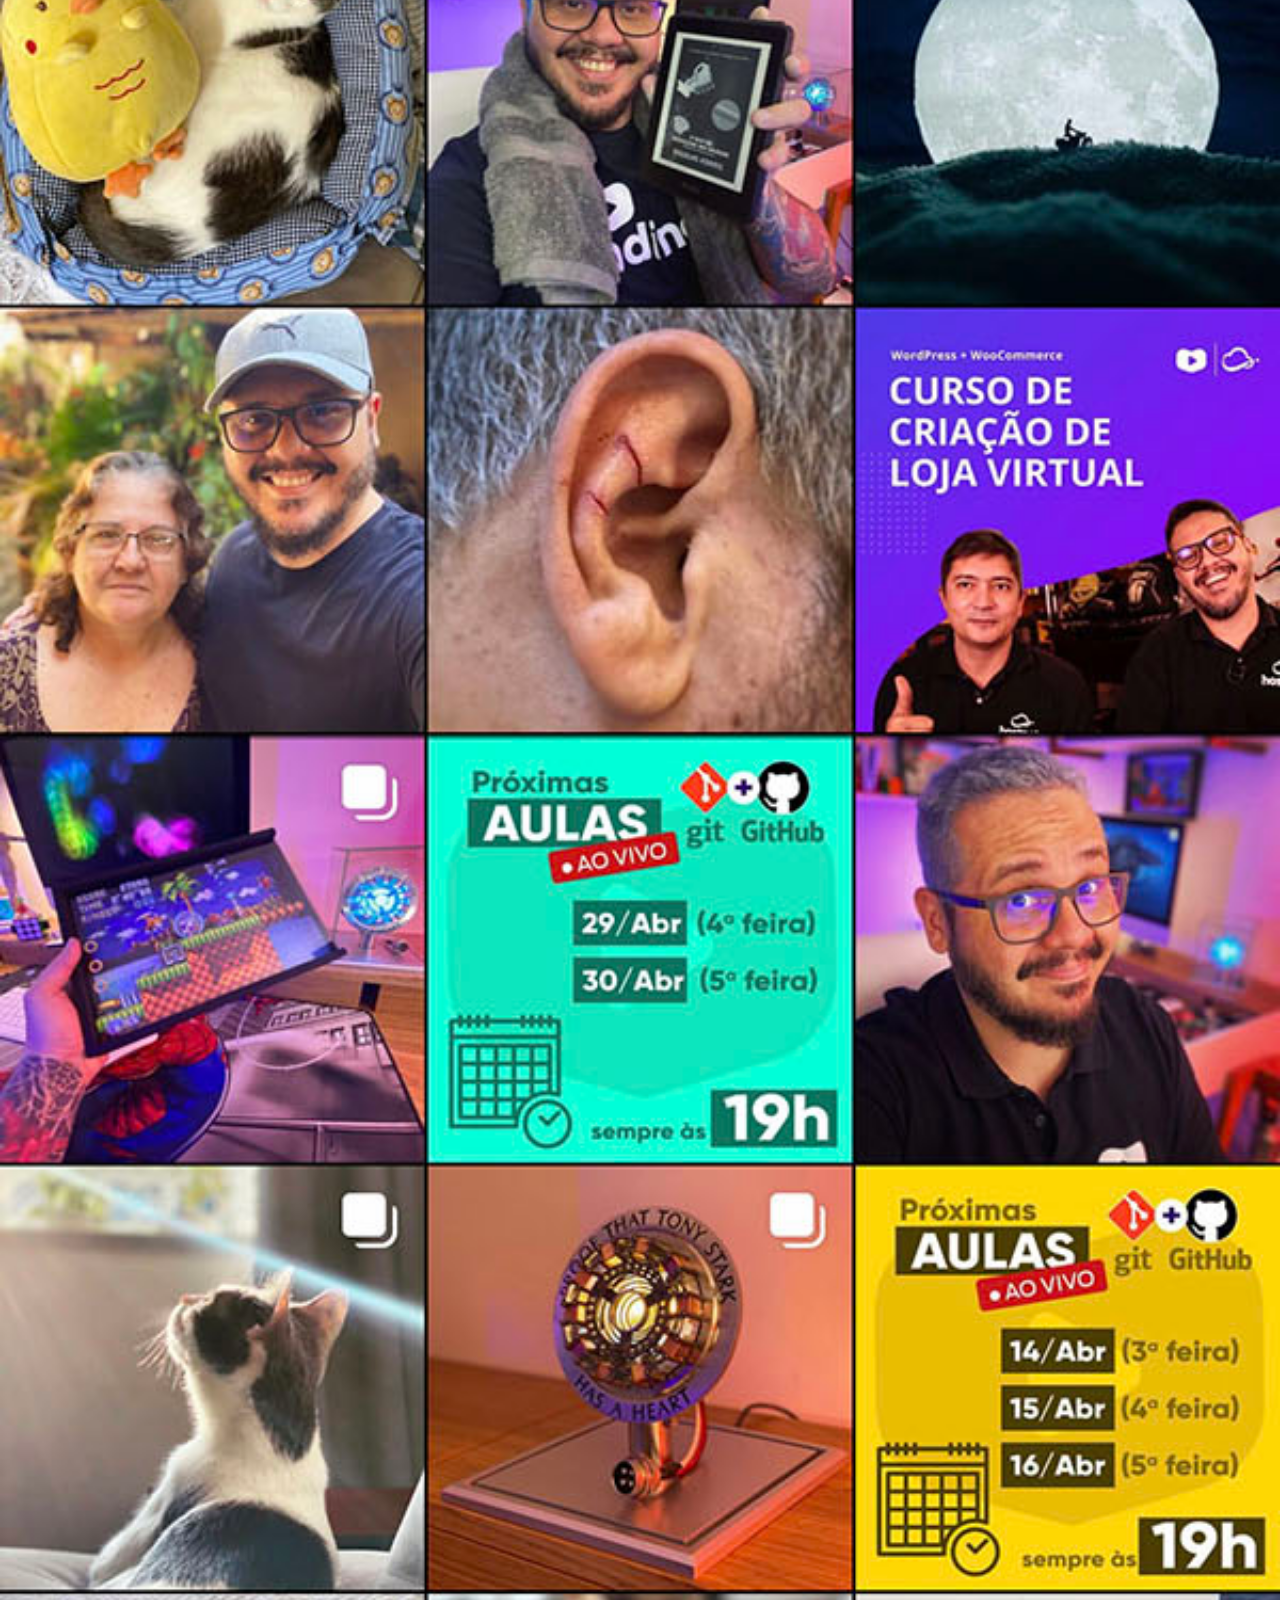
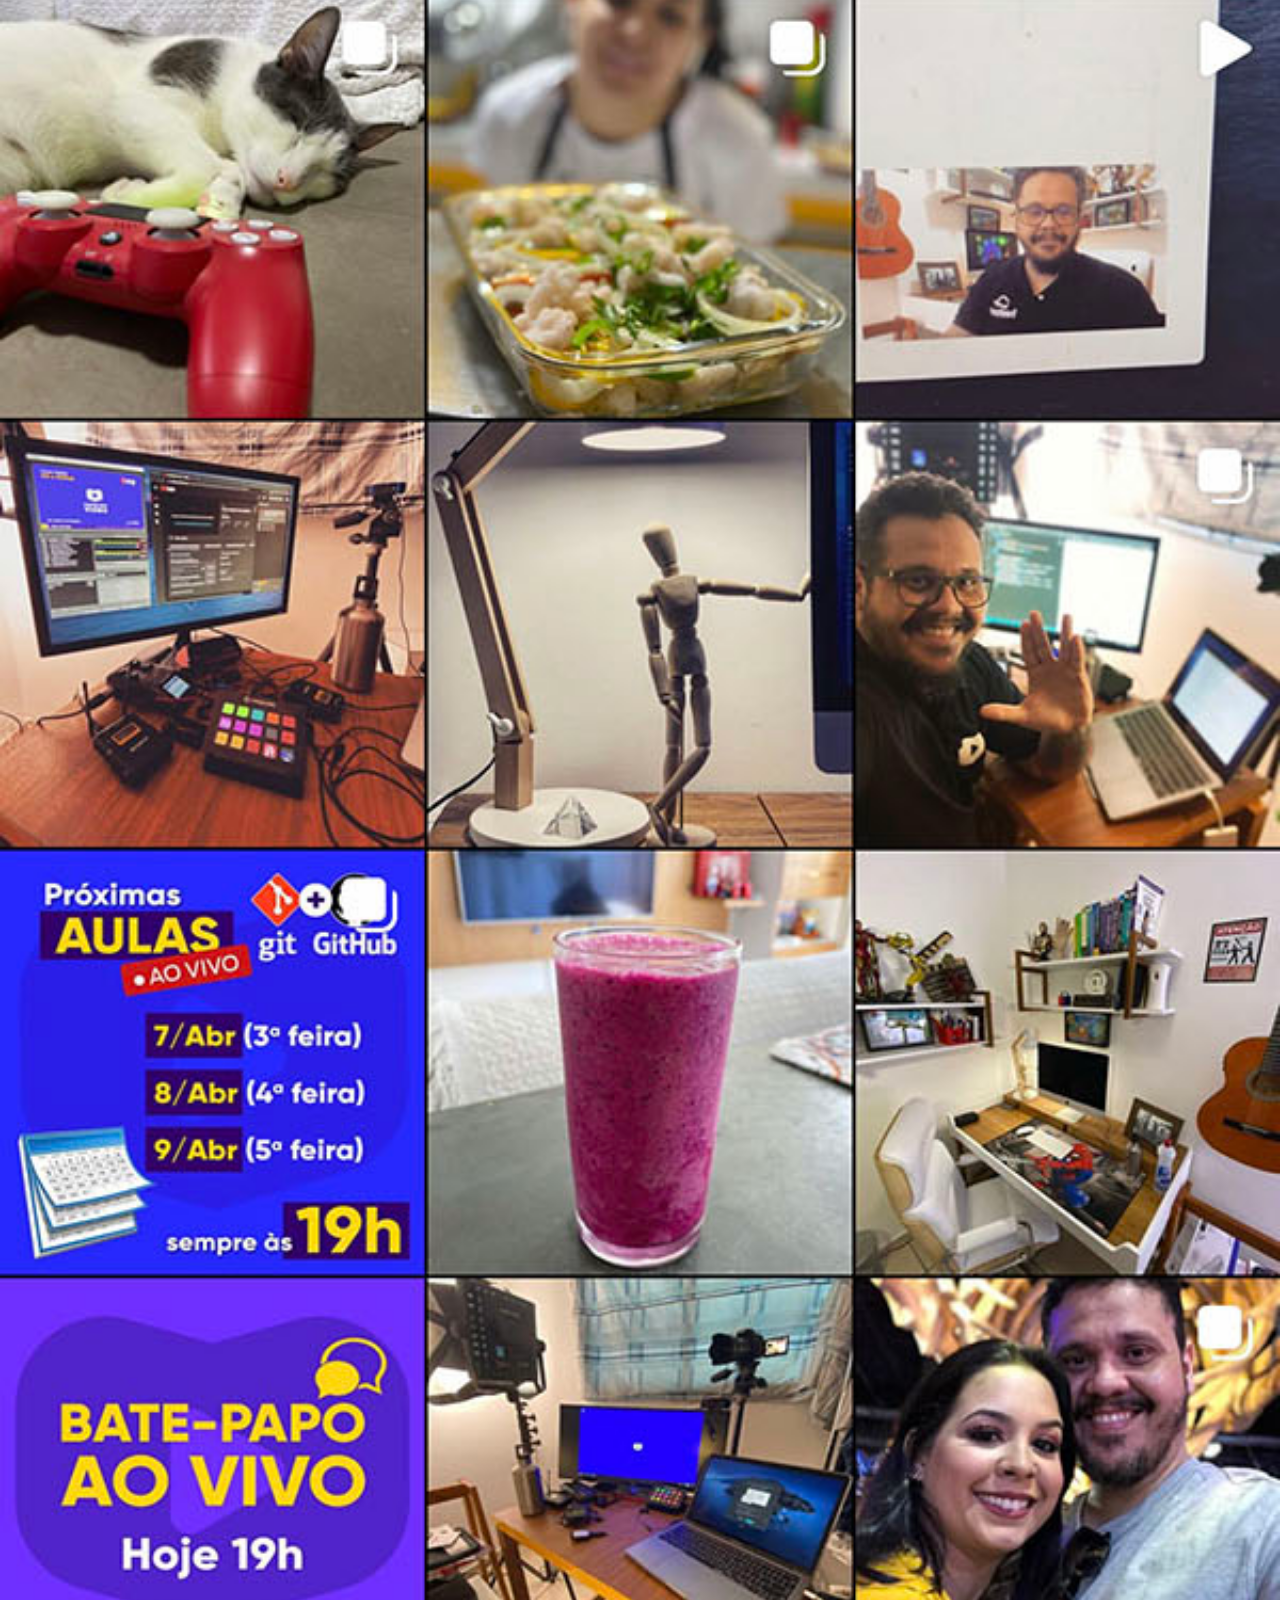
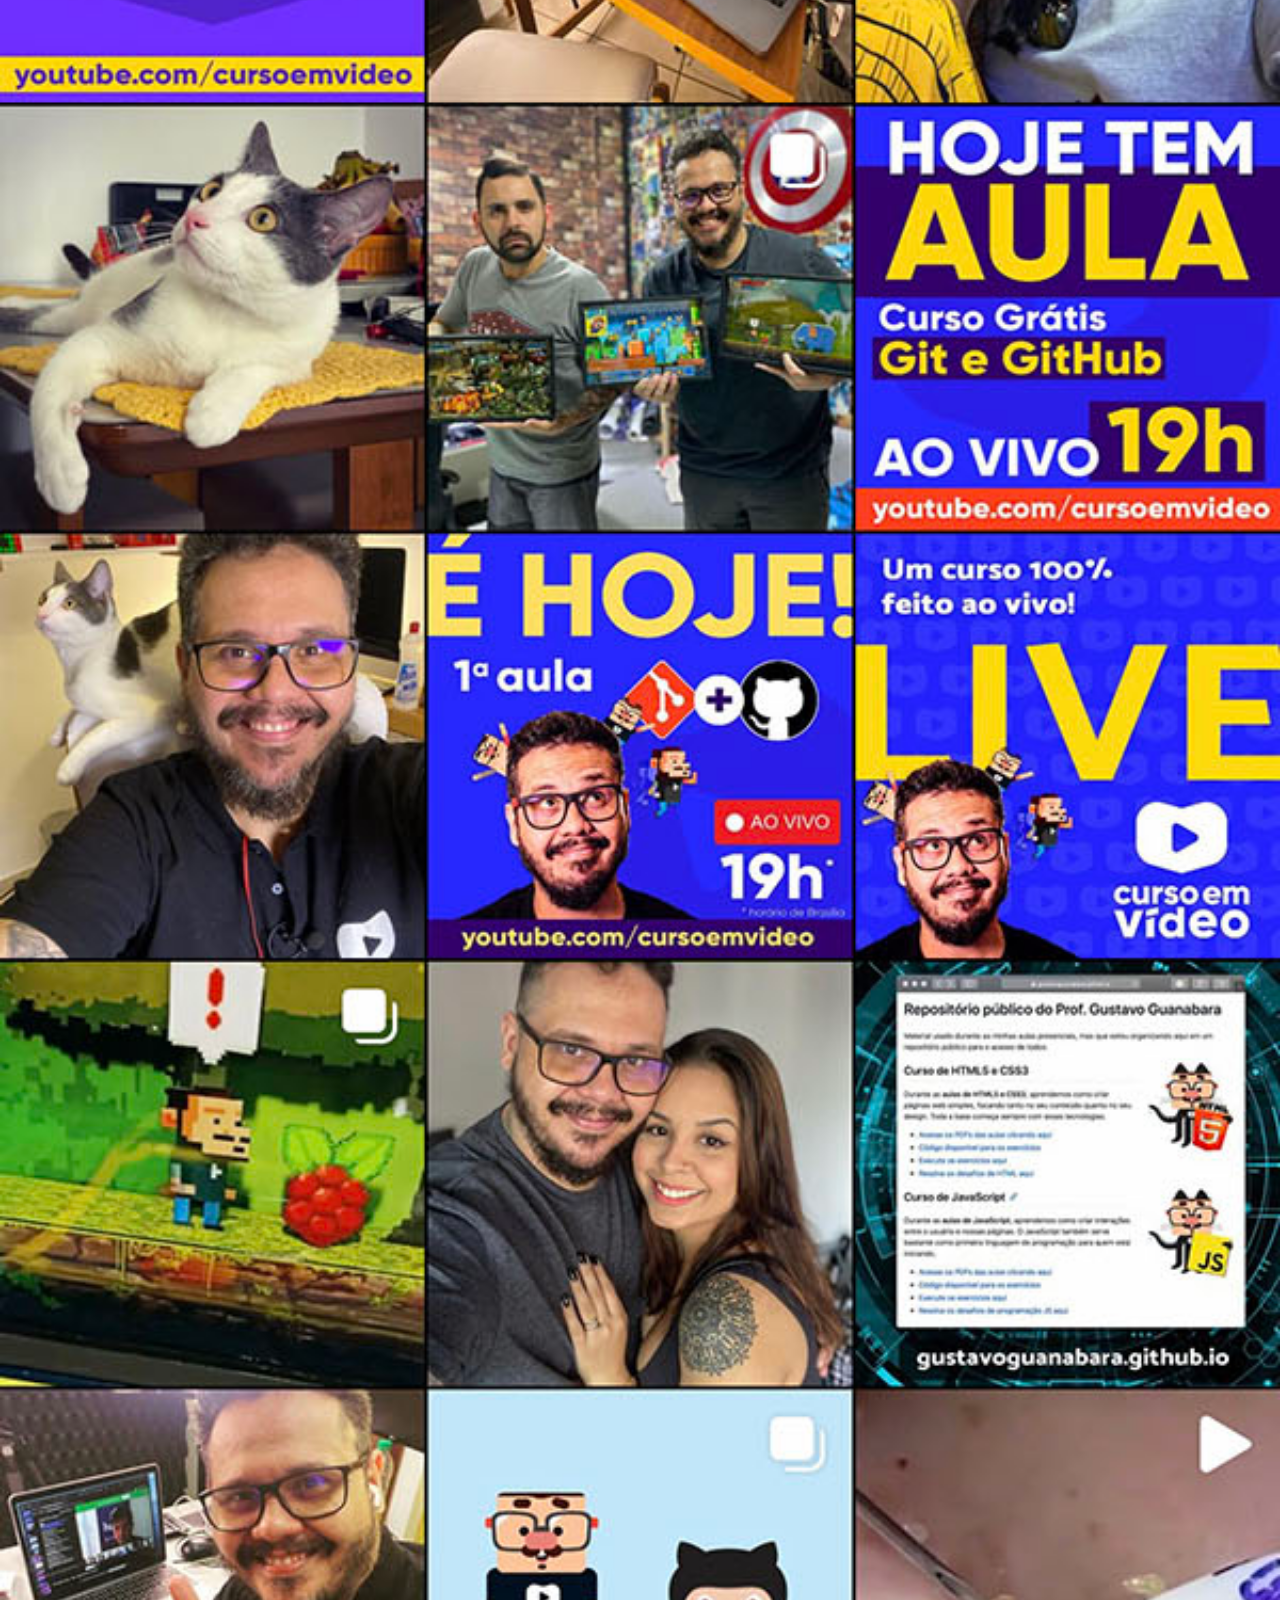
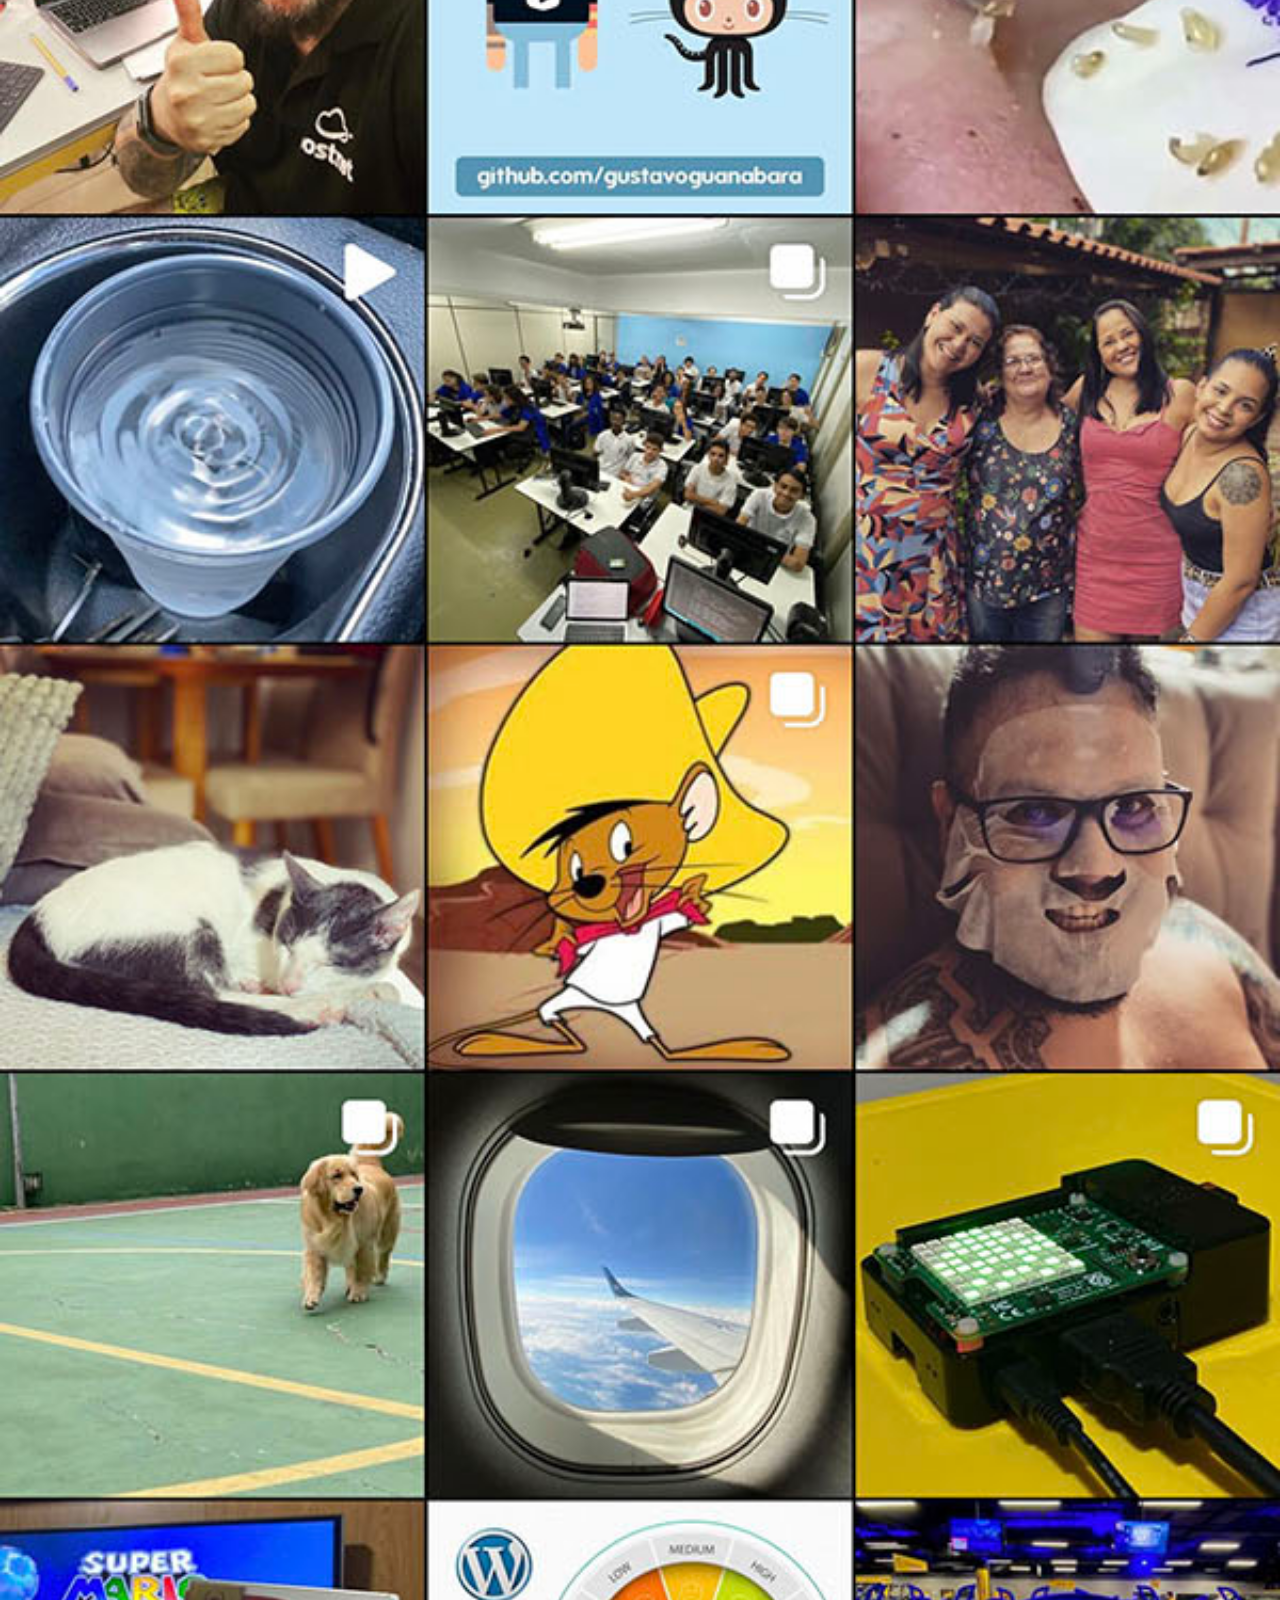
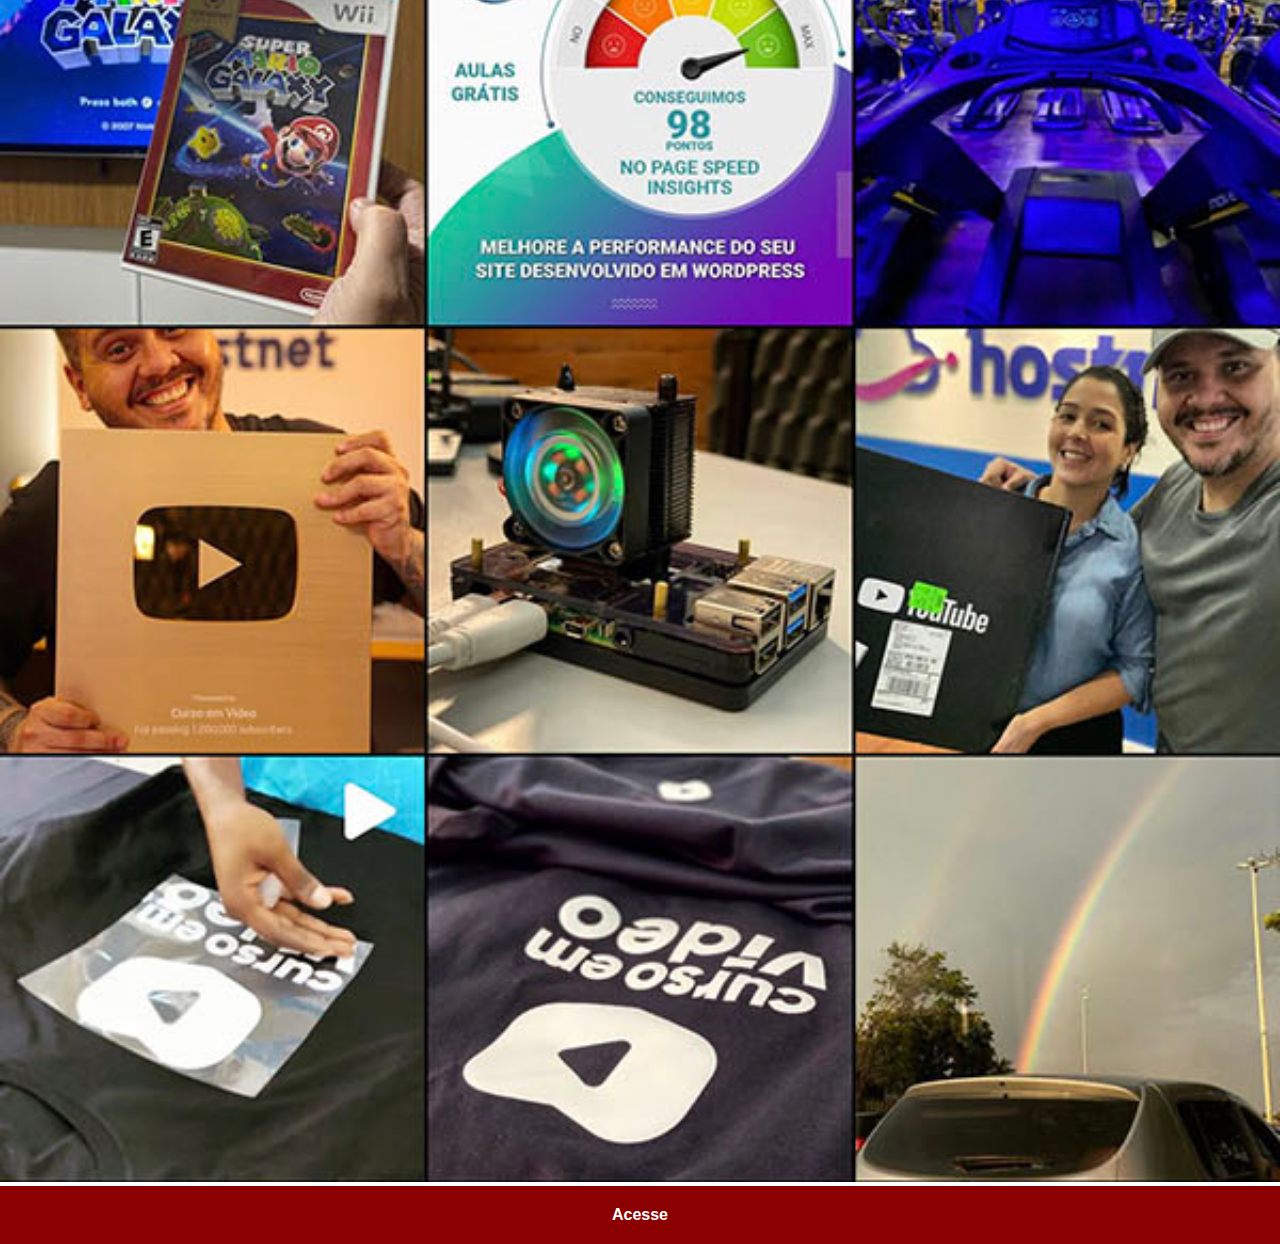
<file: instagram.html>
<!DOCTYPE html>
<html lang="pt-br">
<head>
    <meta charset="UTF-8">
    <meta name="viewport" content="width=device-width, initial-scale=1.0">
    <title>Instagram</title>
    <link rel="stylesheet" href="estilos/social.css">
</head>
<body>
    <img src="imagens/tela-instagram.jpg" alt="Instagram">
    <a href="https://www.instagram.com/gustavoguanabara/" target="_blank">Acesse</a>
</body>
</html>
</file>
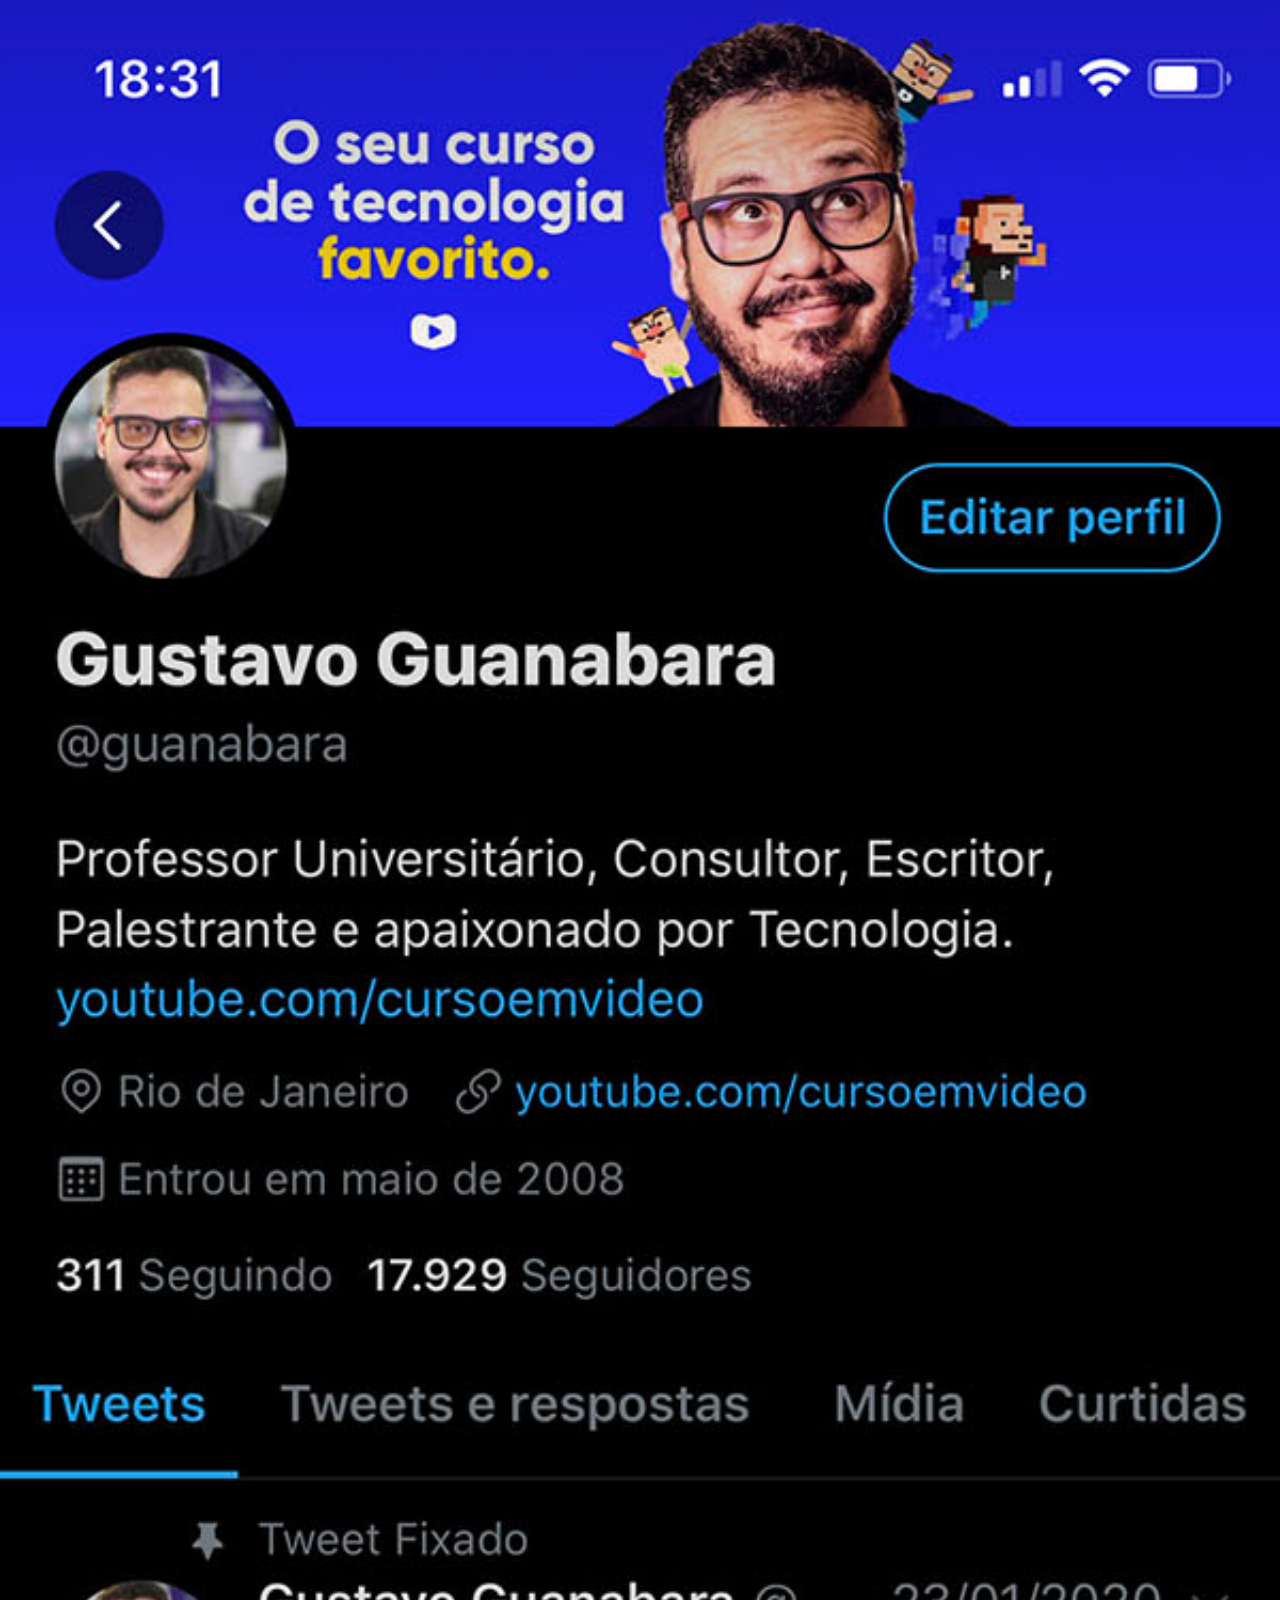
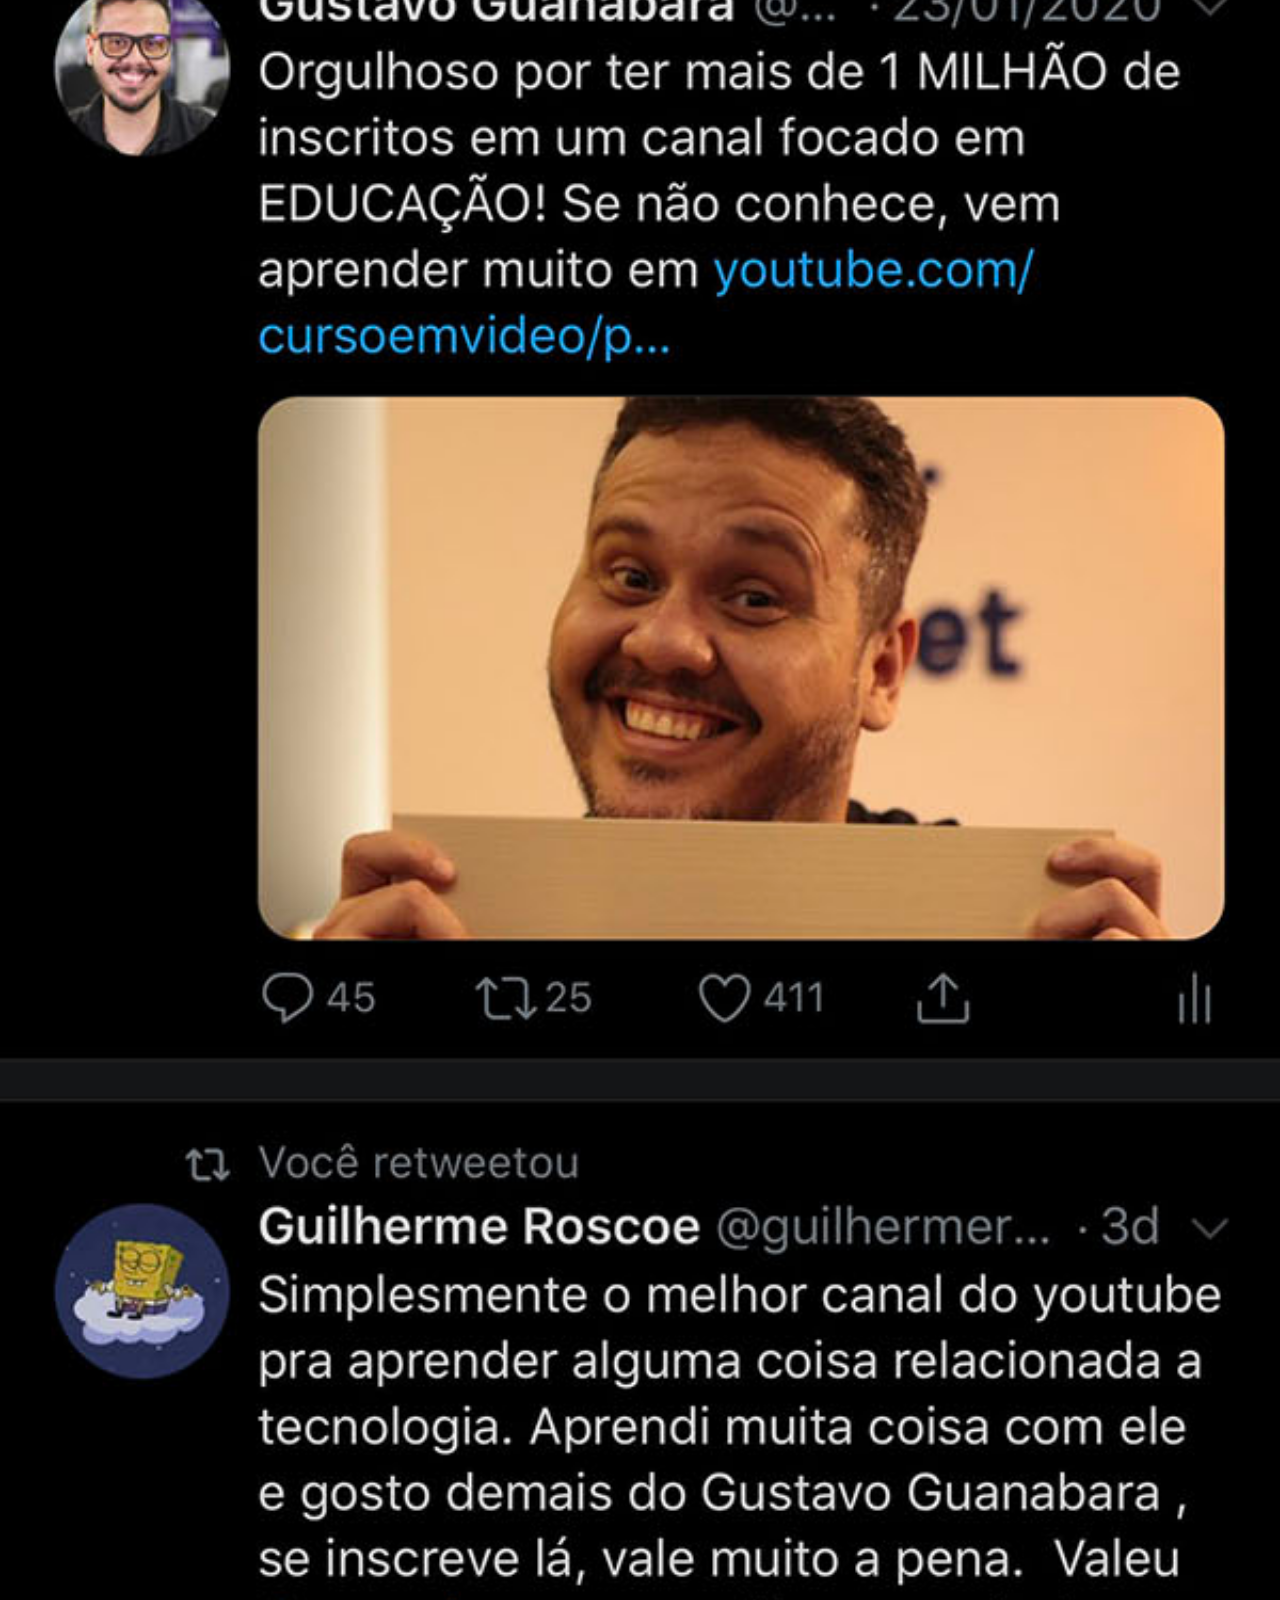
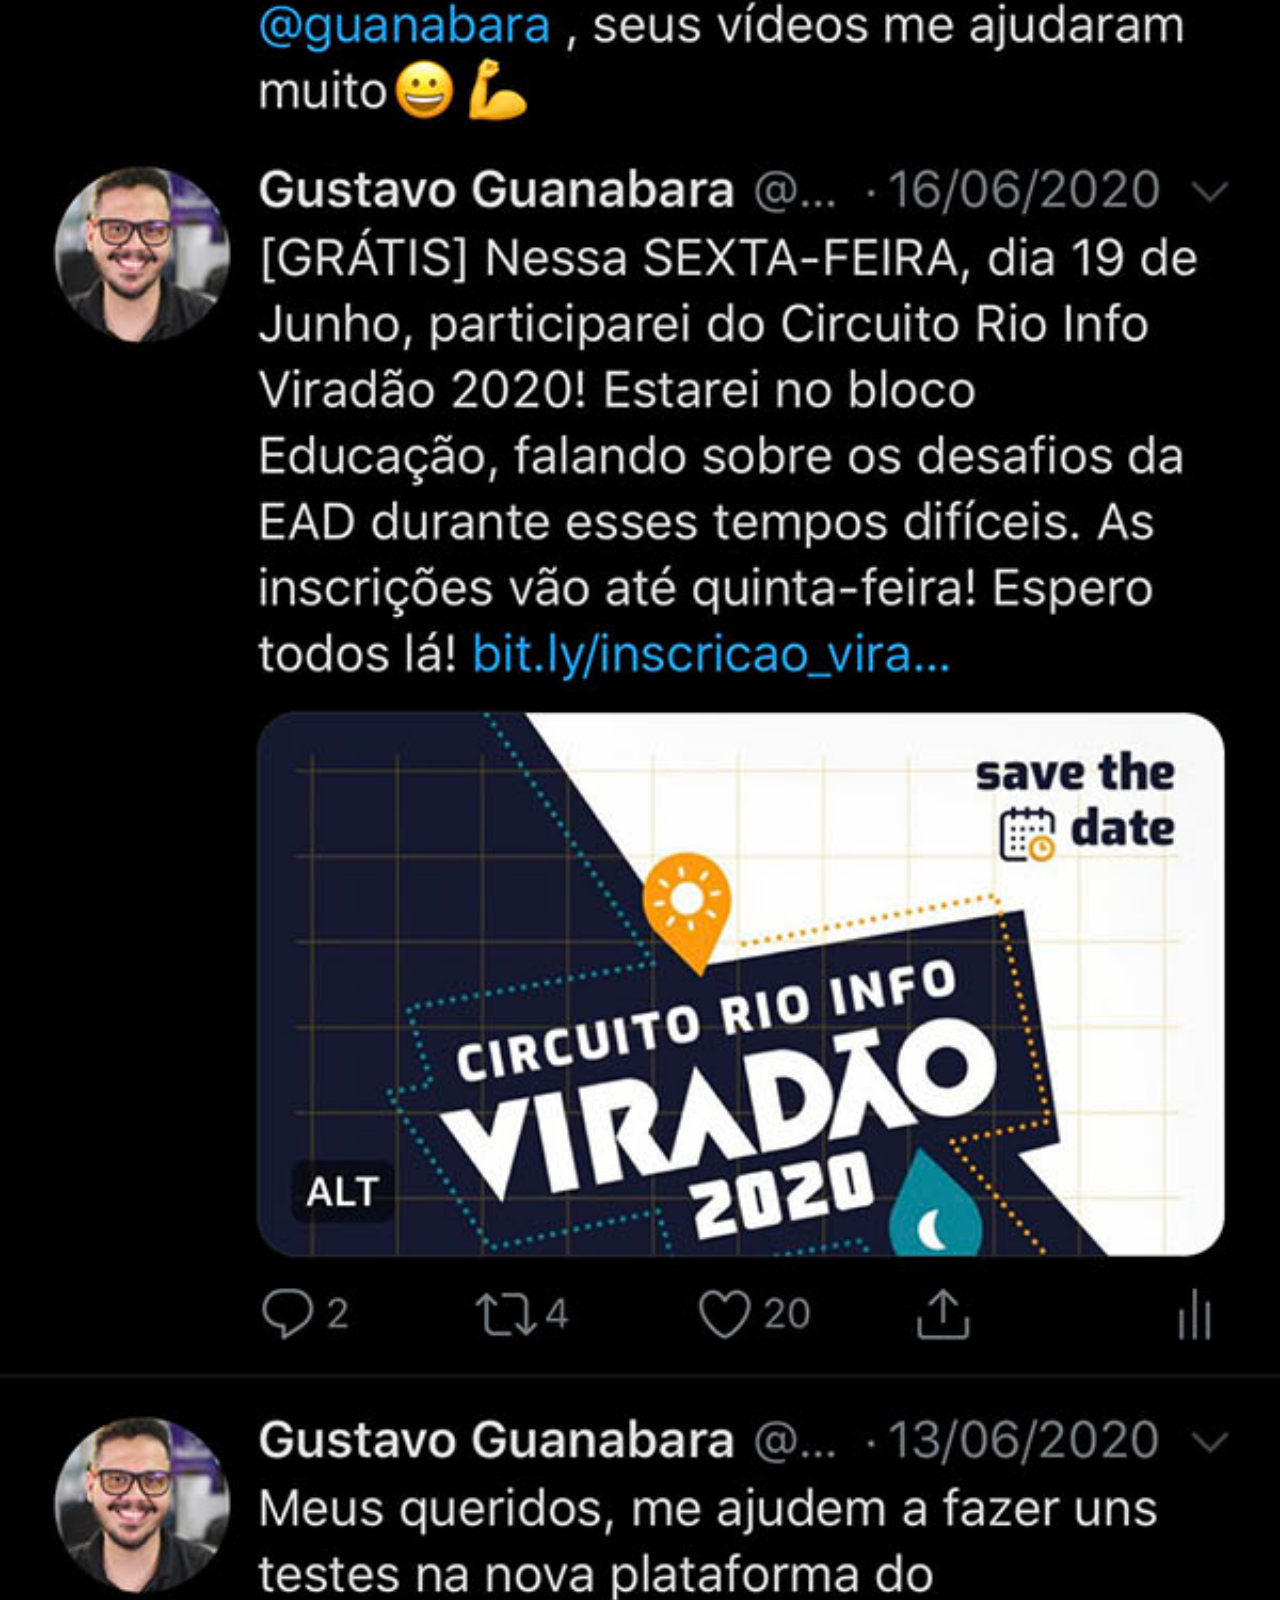
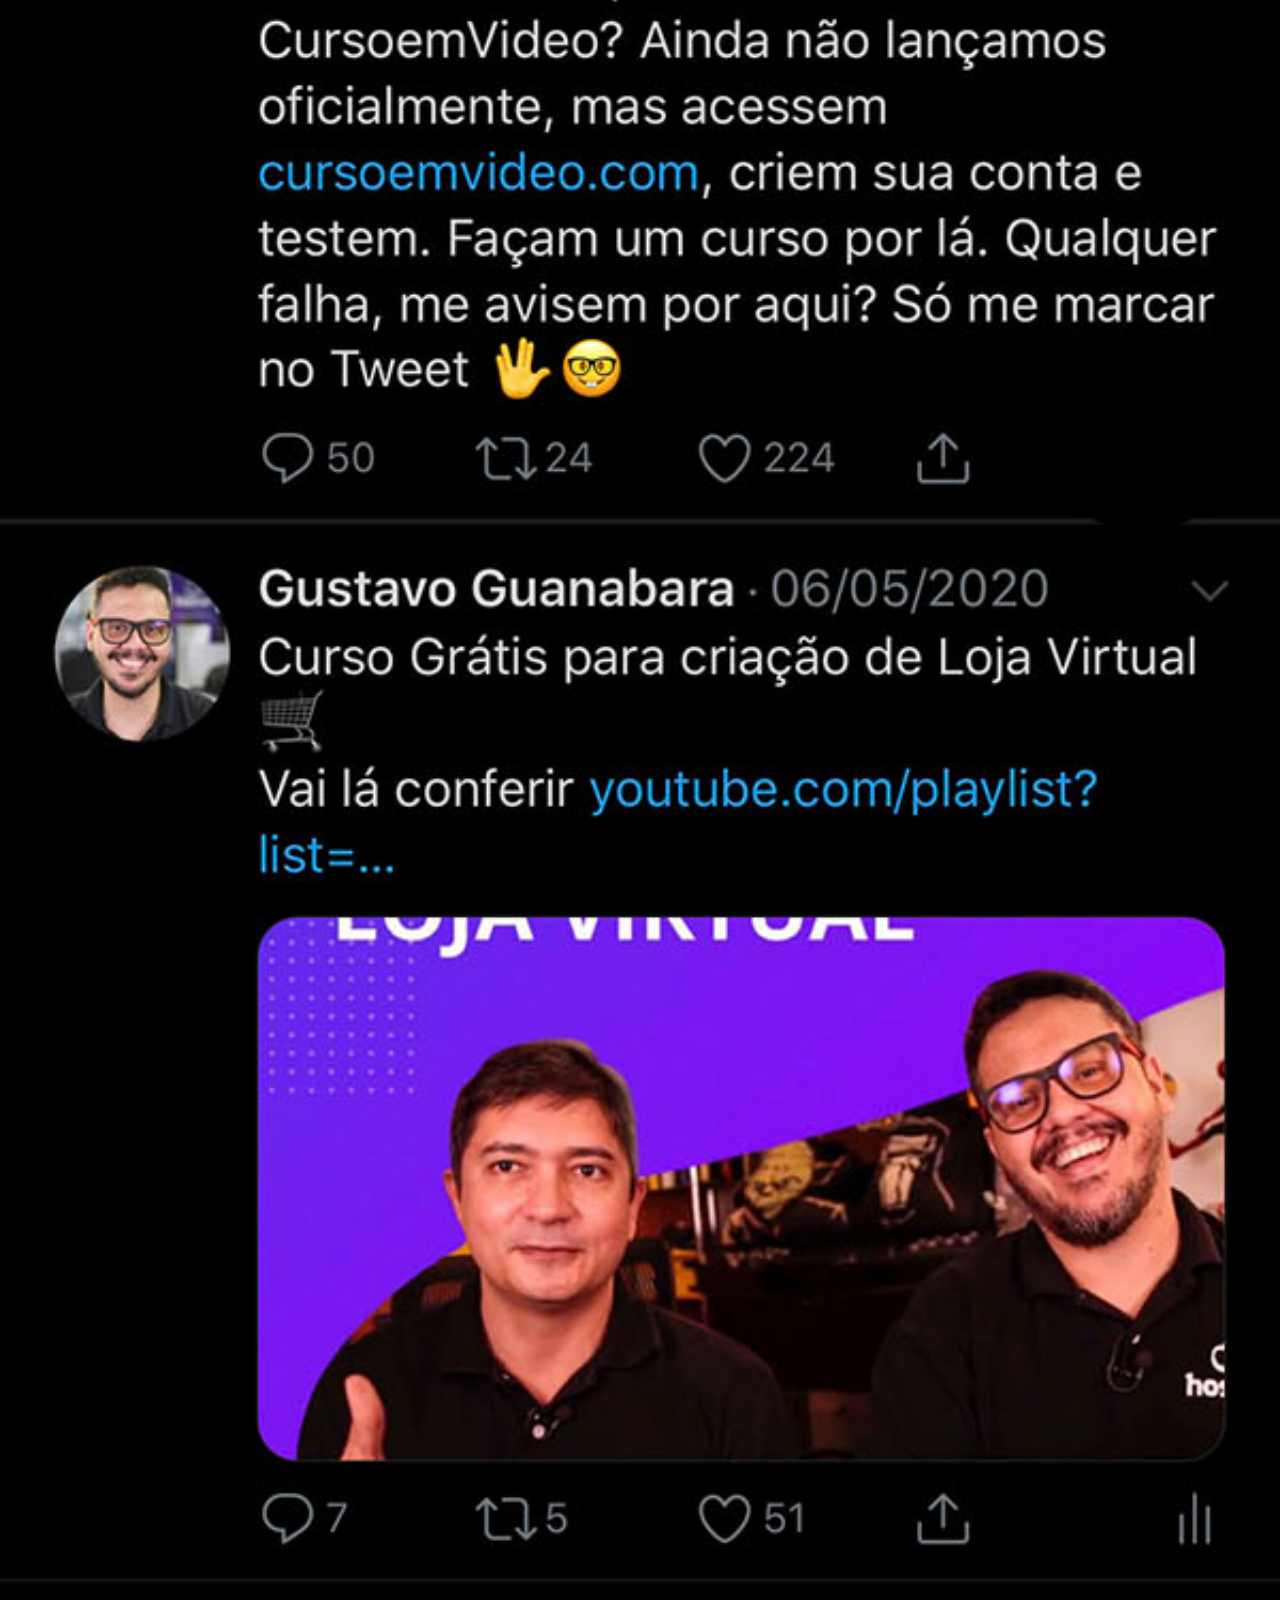
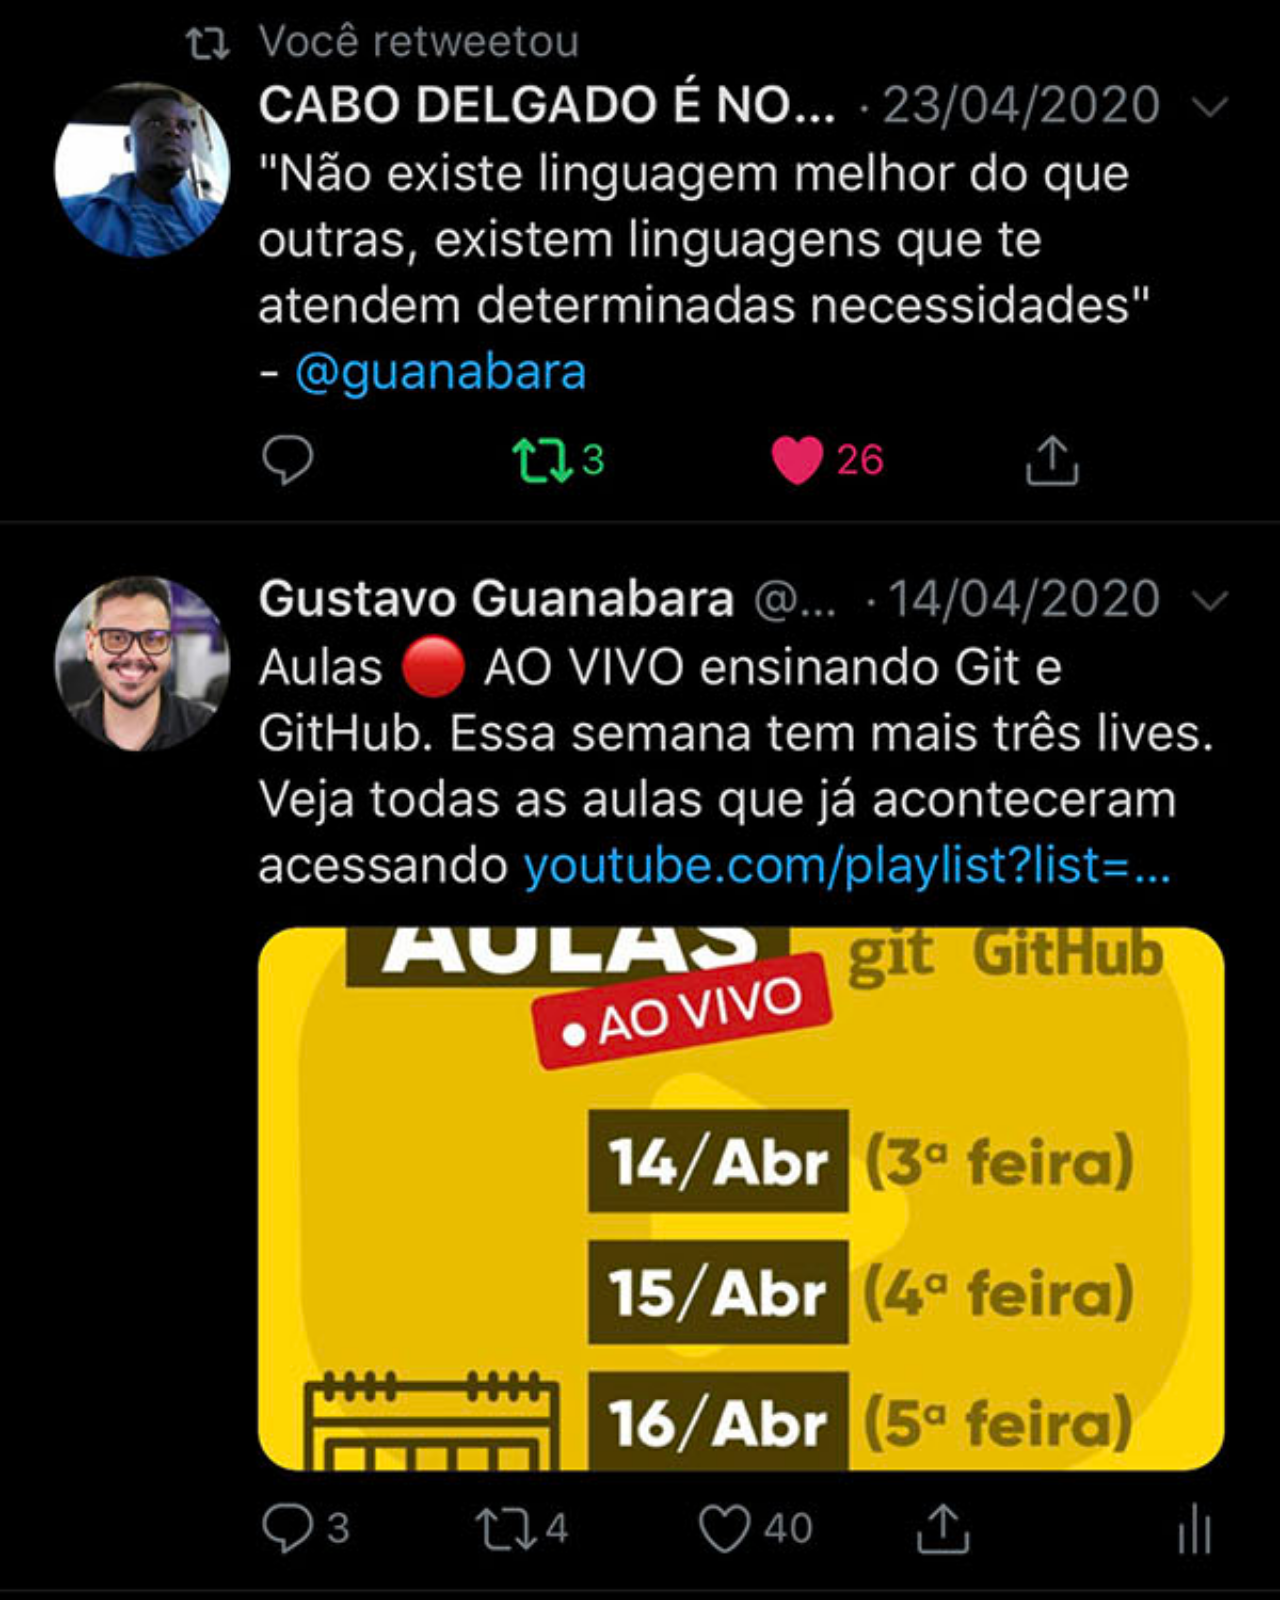
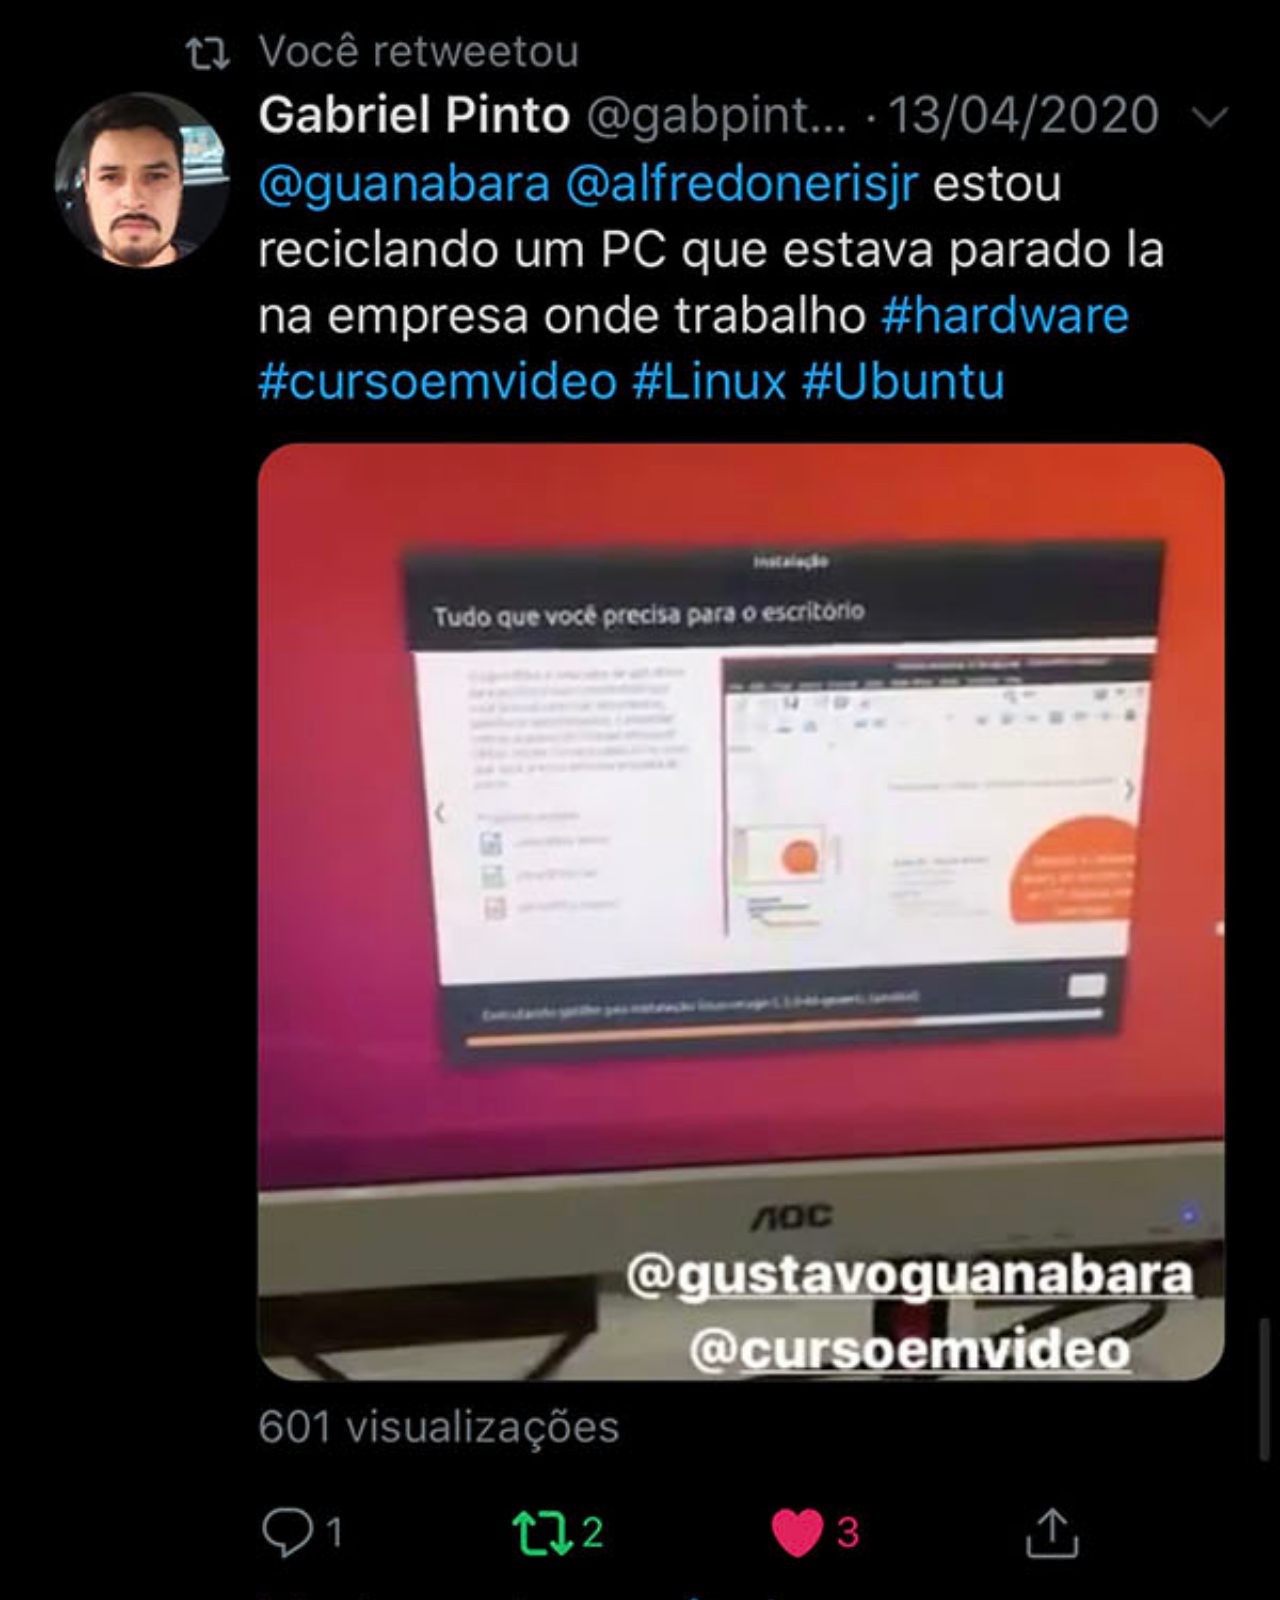
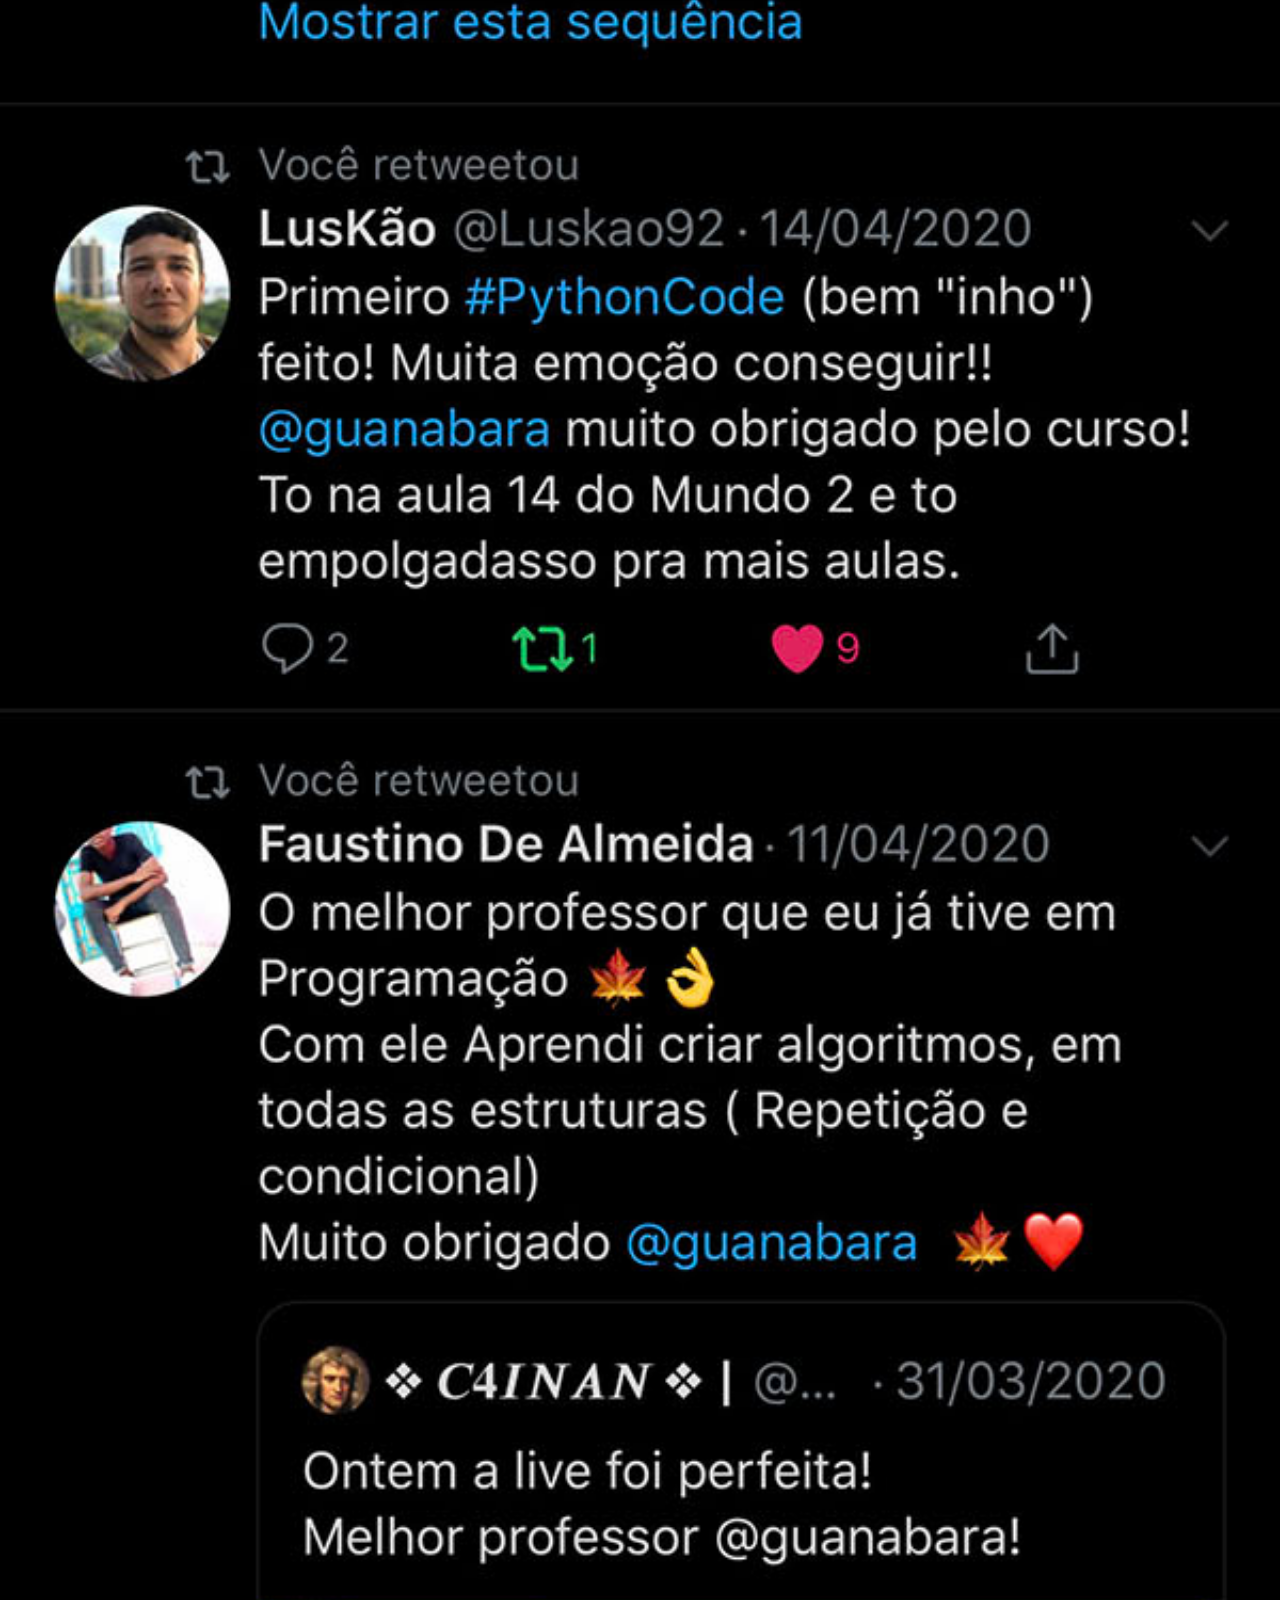
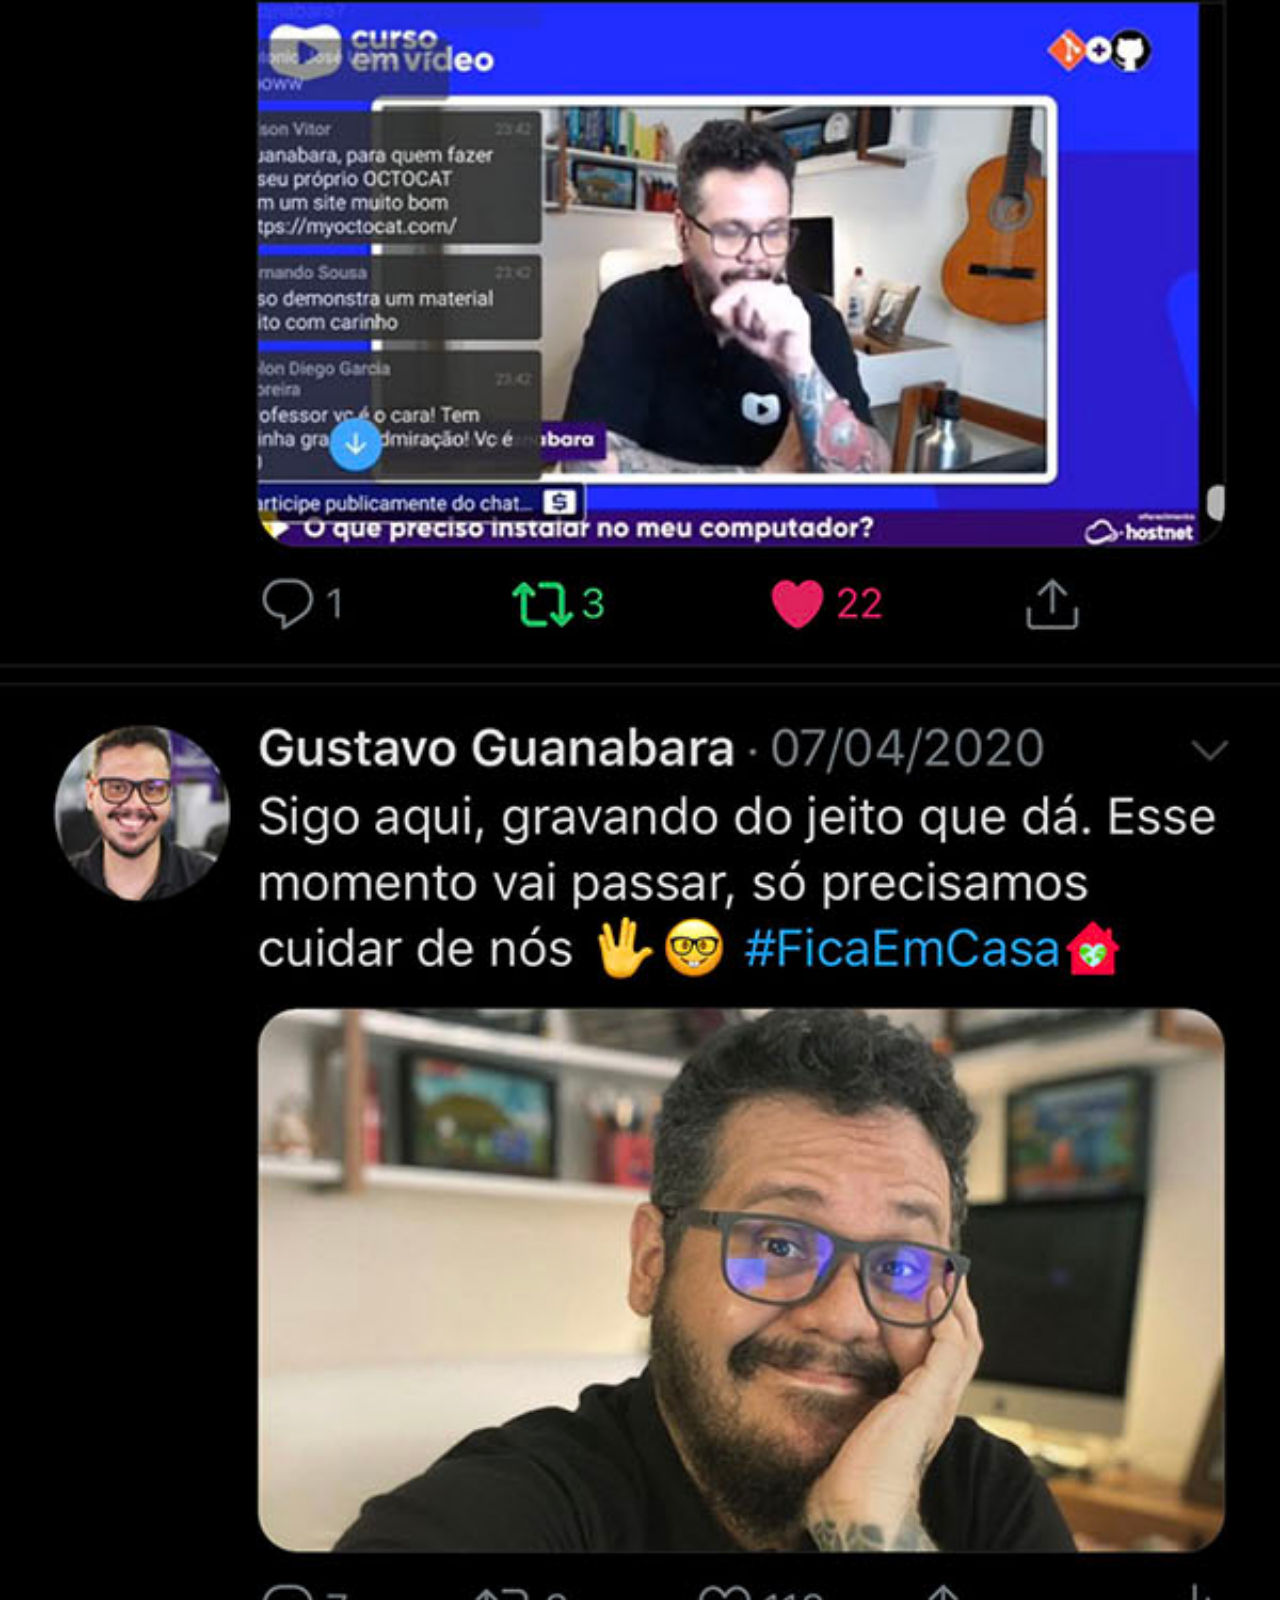
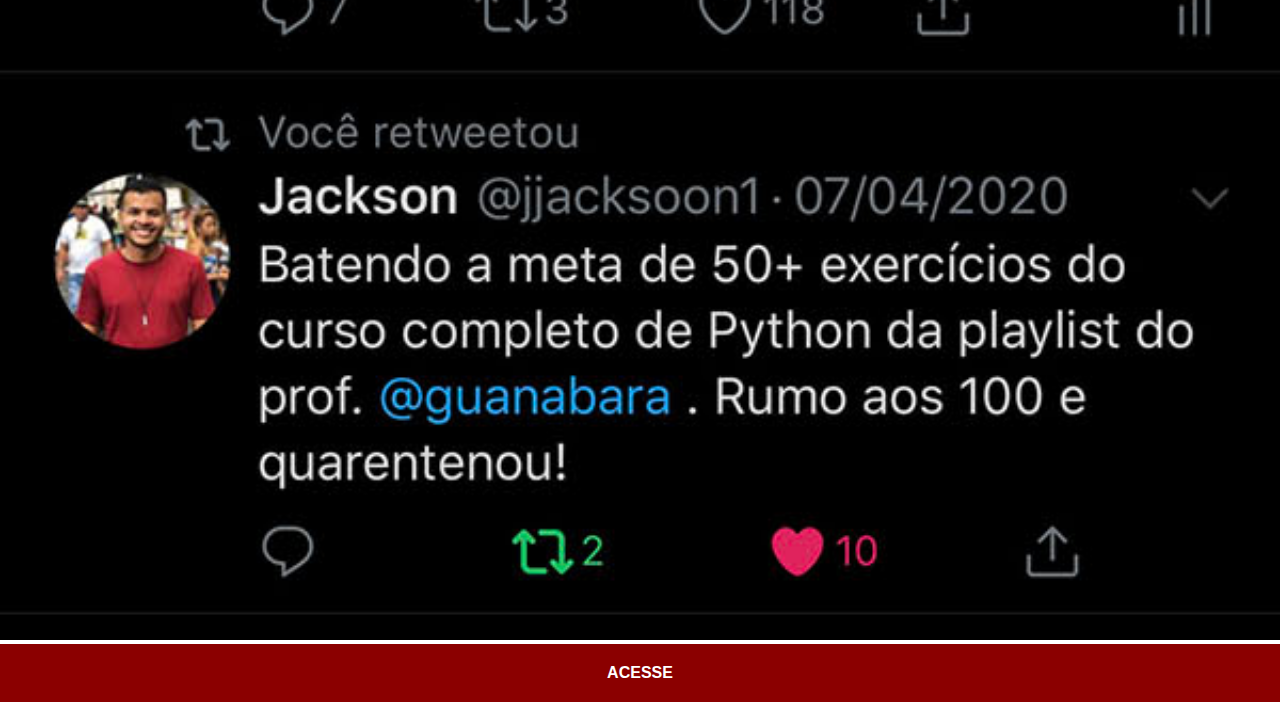
<file: twitter.html>
<!DOCTYPE html>
<html lang="pt-br">
<head>
    <meta charset="UTF-8">
    <meta name="viewport" content="width=device-width, initial-scale=1.0">
    <title>Twitter</title>
    <link rel="stylesheet" href="estilos/social.css">
</head>
<body>
    <img src="imagens/tela-twitter.jpg" alt="Twitter">
    <a href="https://x.com/guanabara" target="_blank">ACESSE</a>
</body>
</html>
</file>
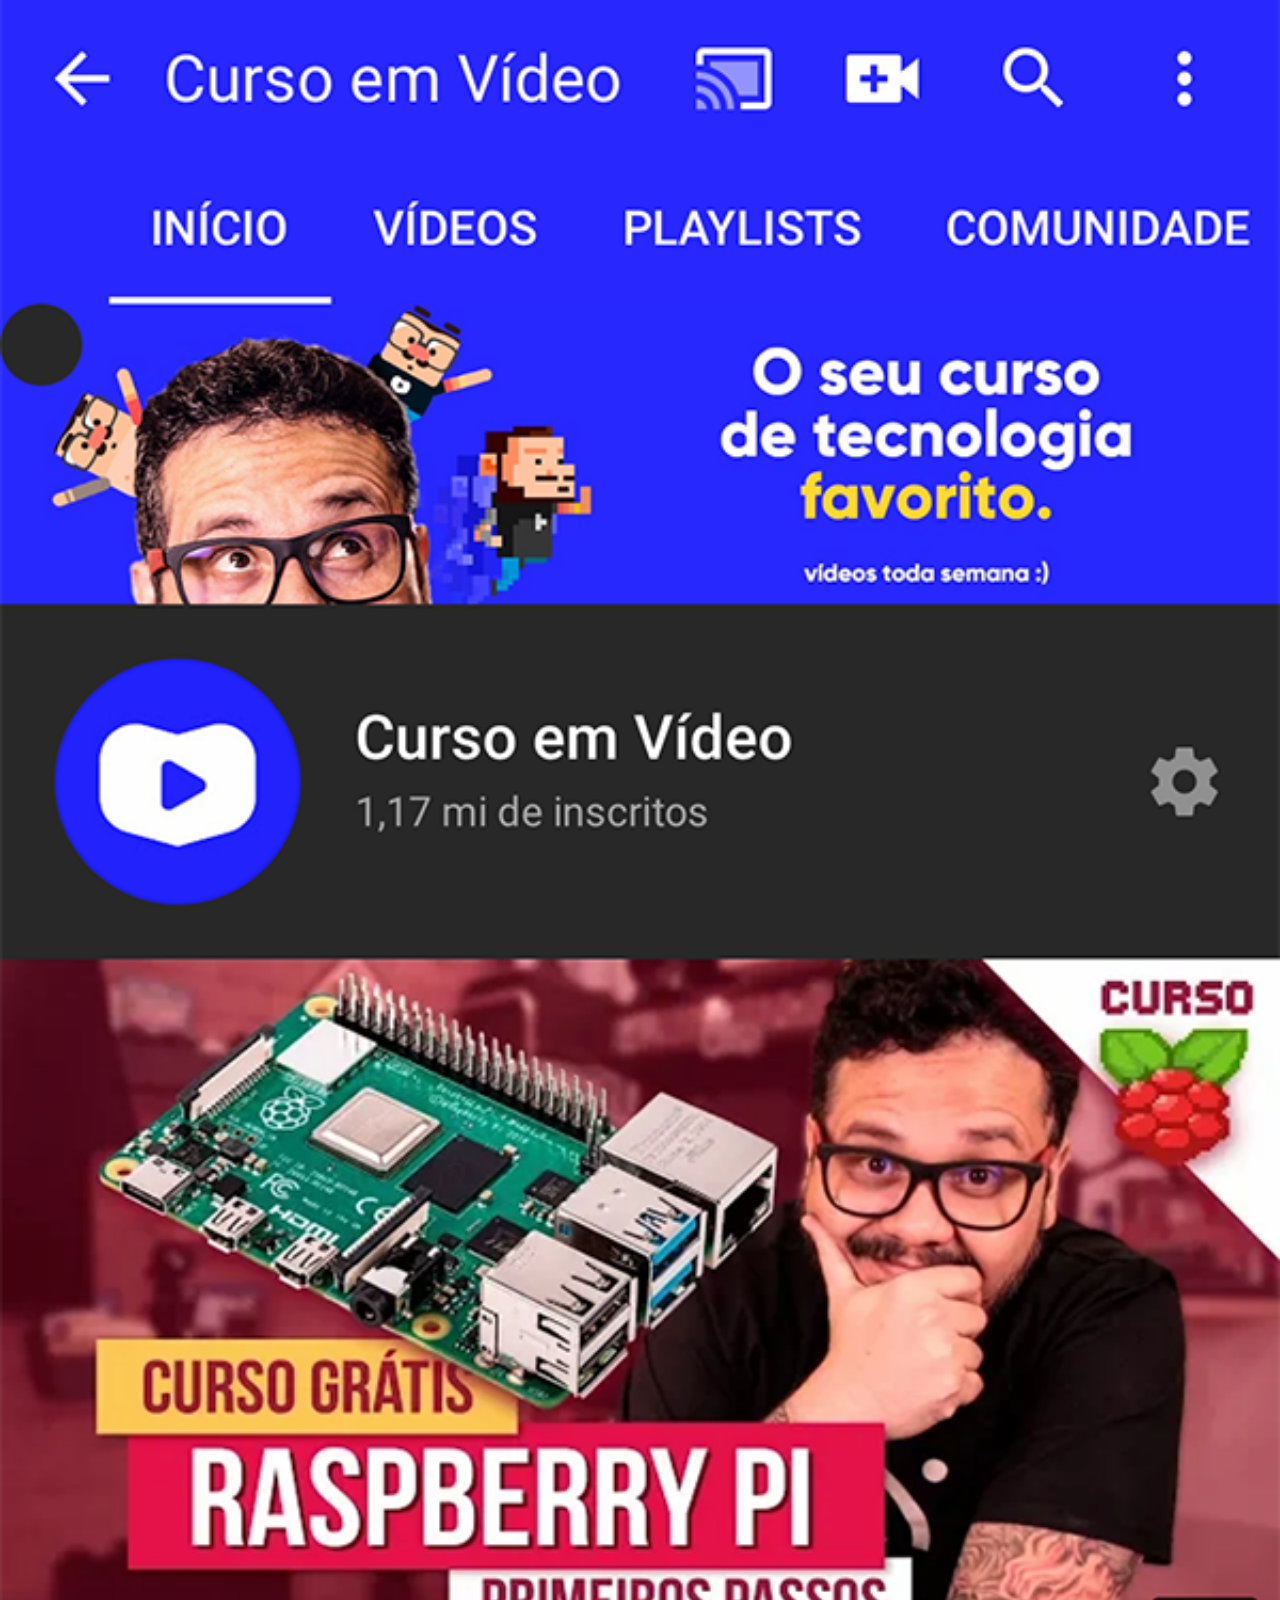
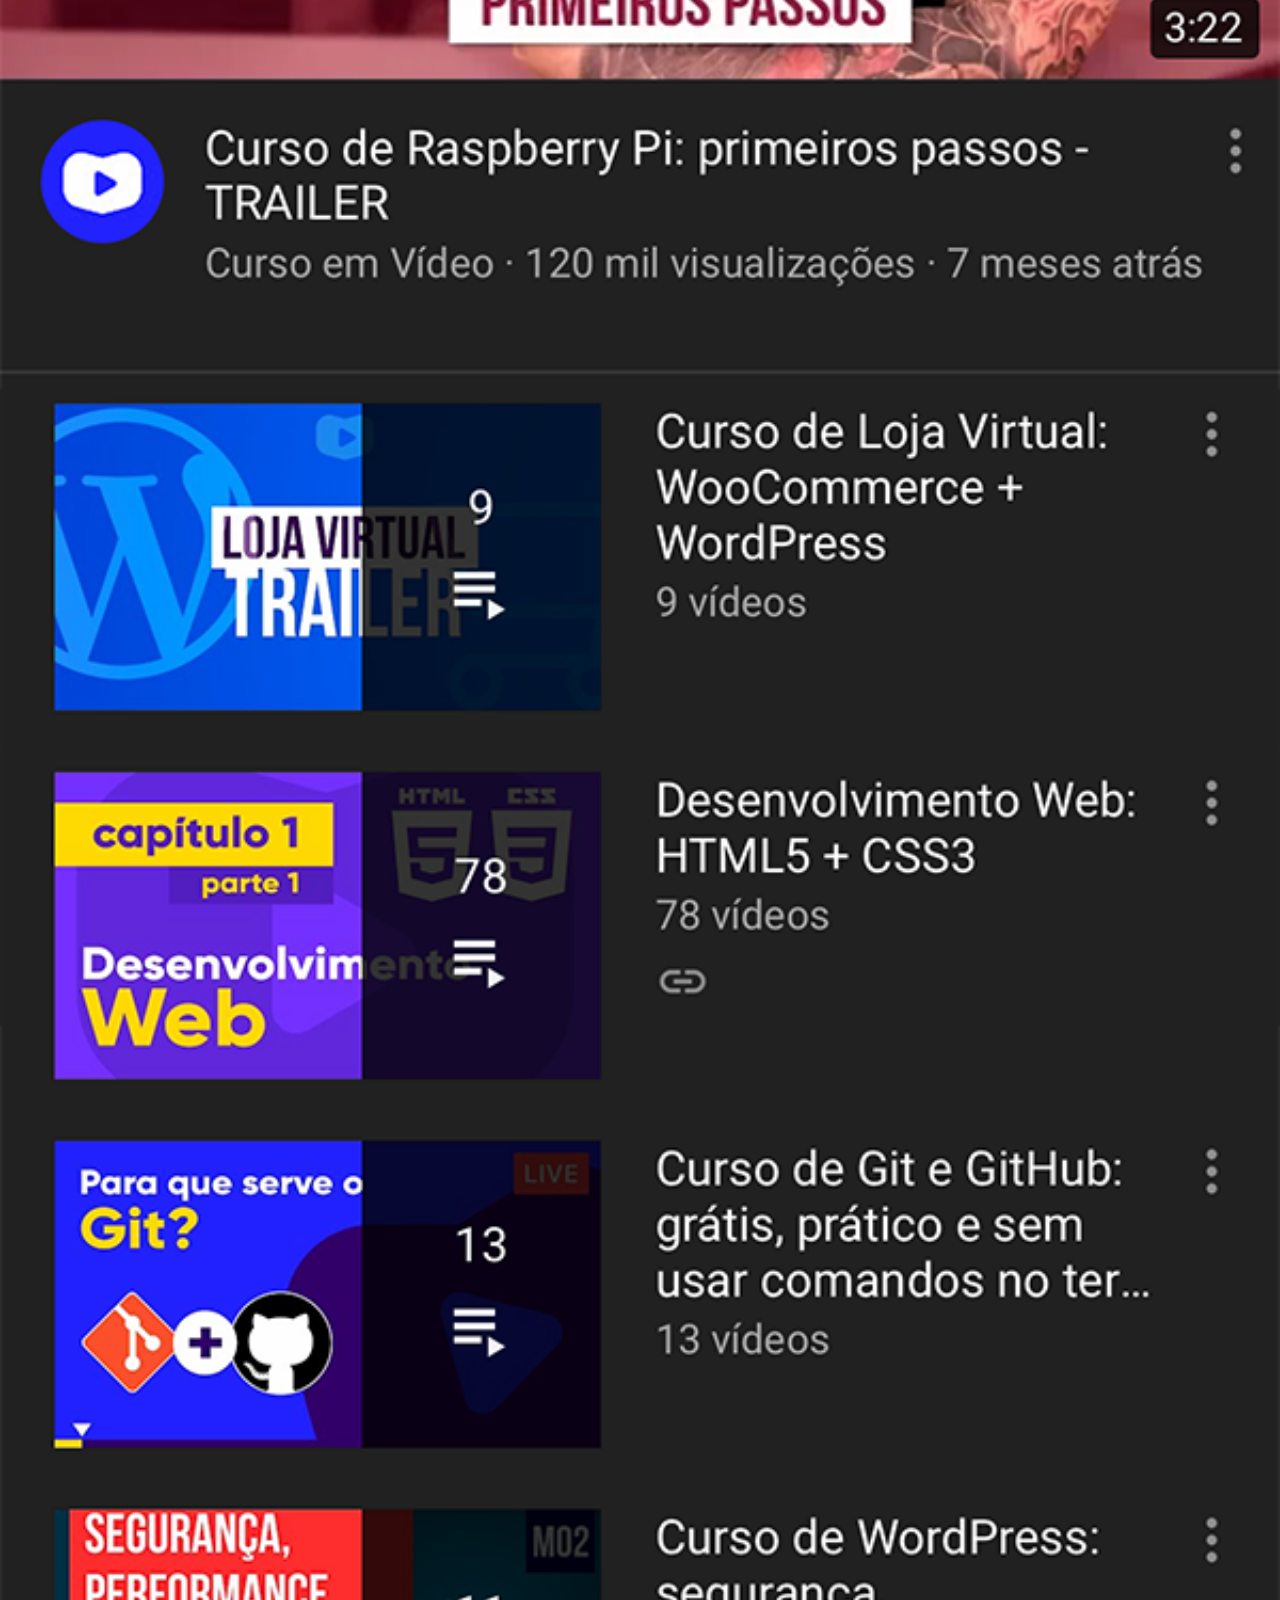
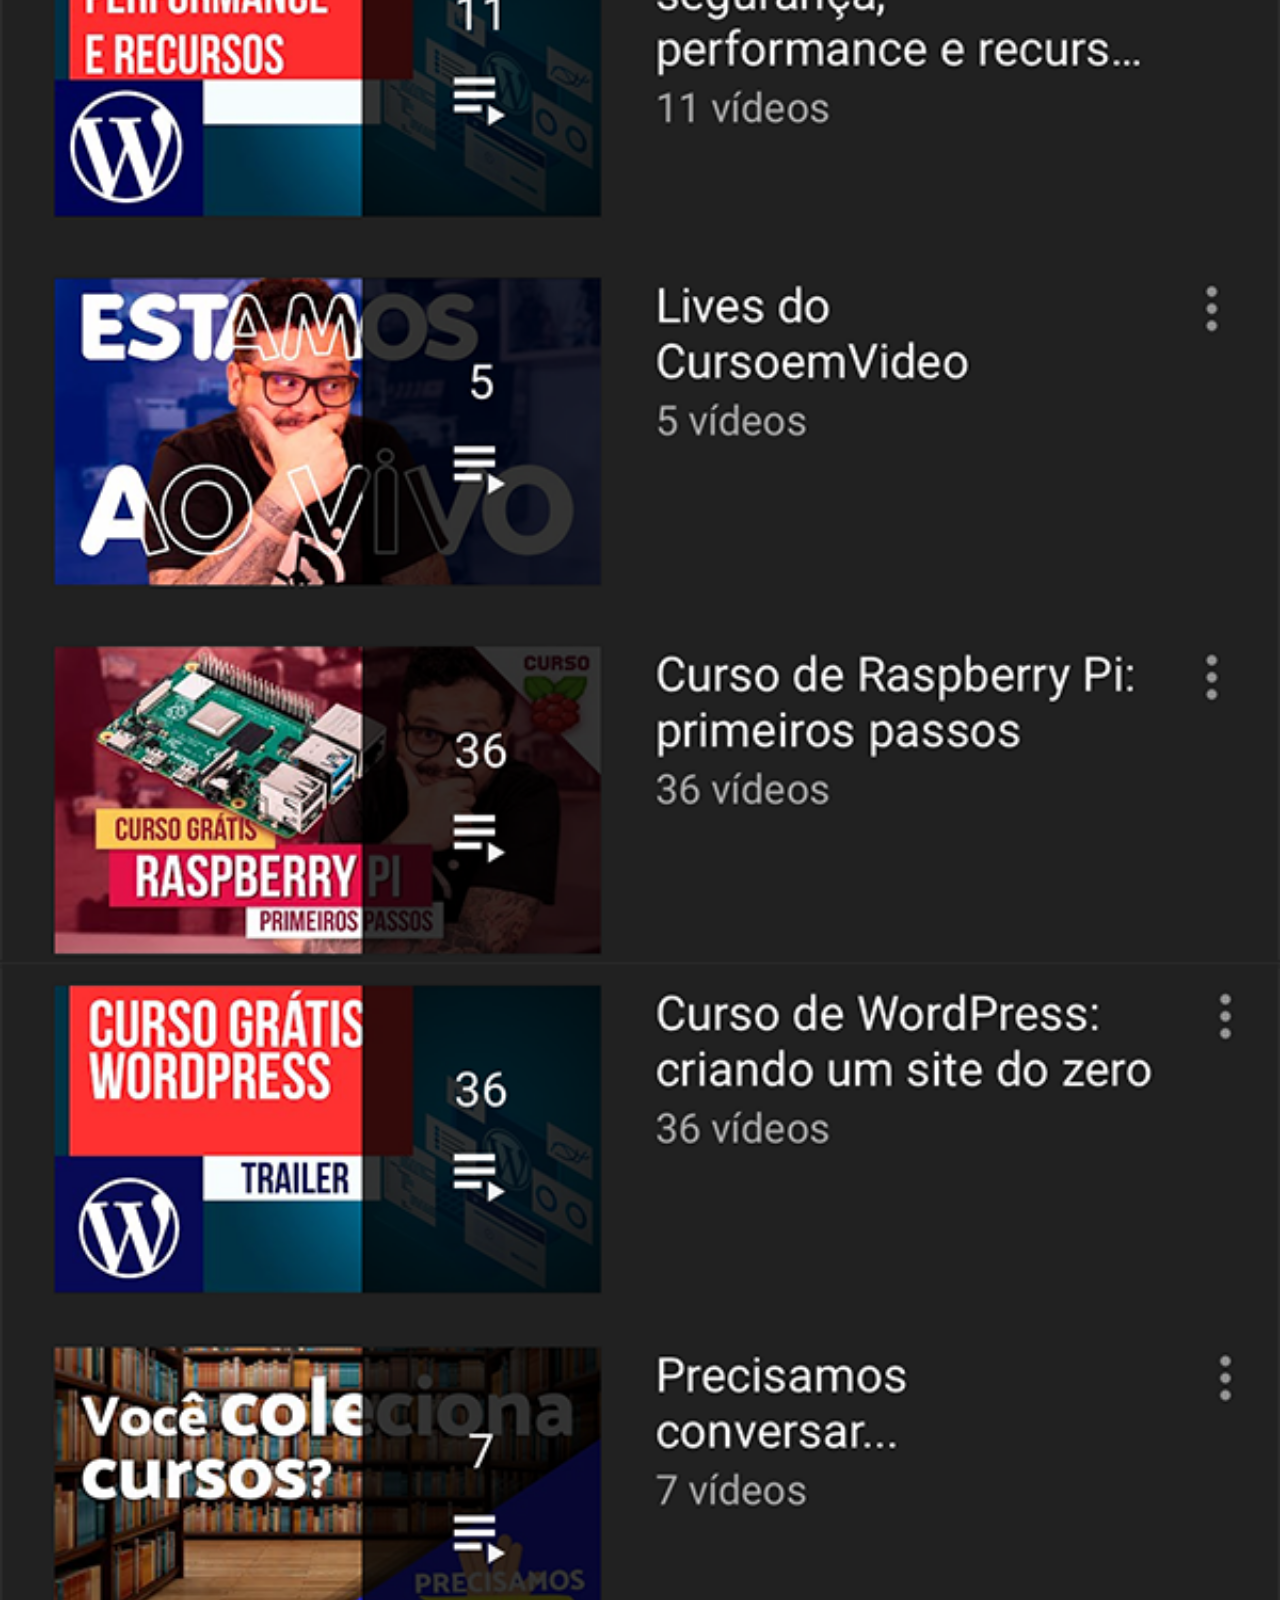
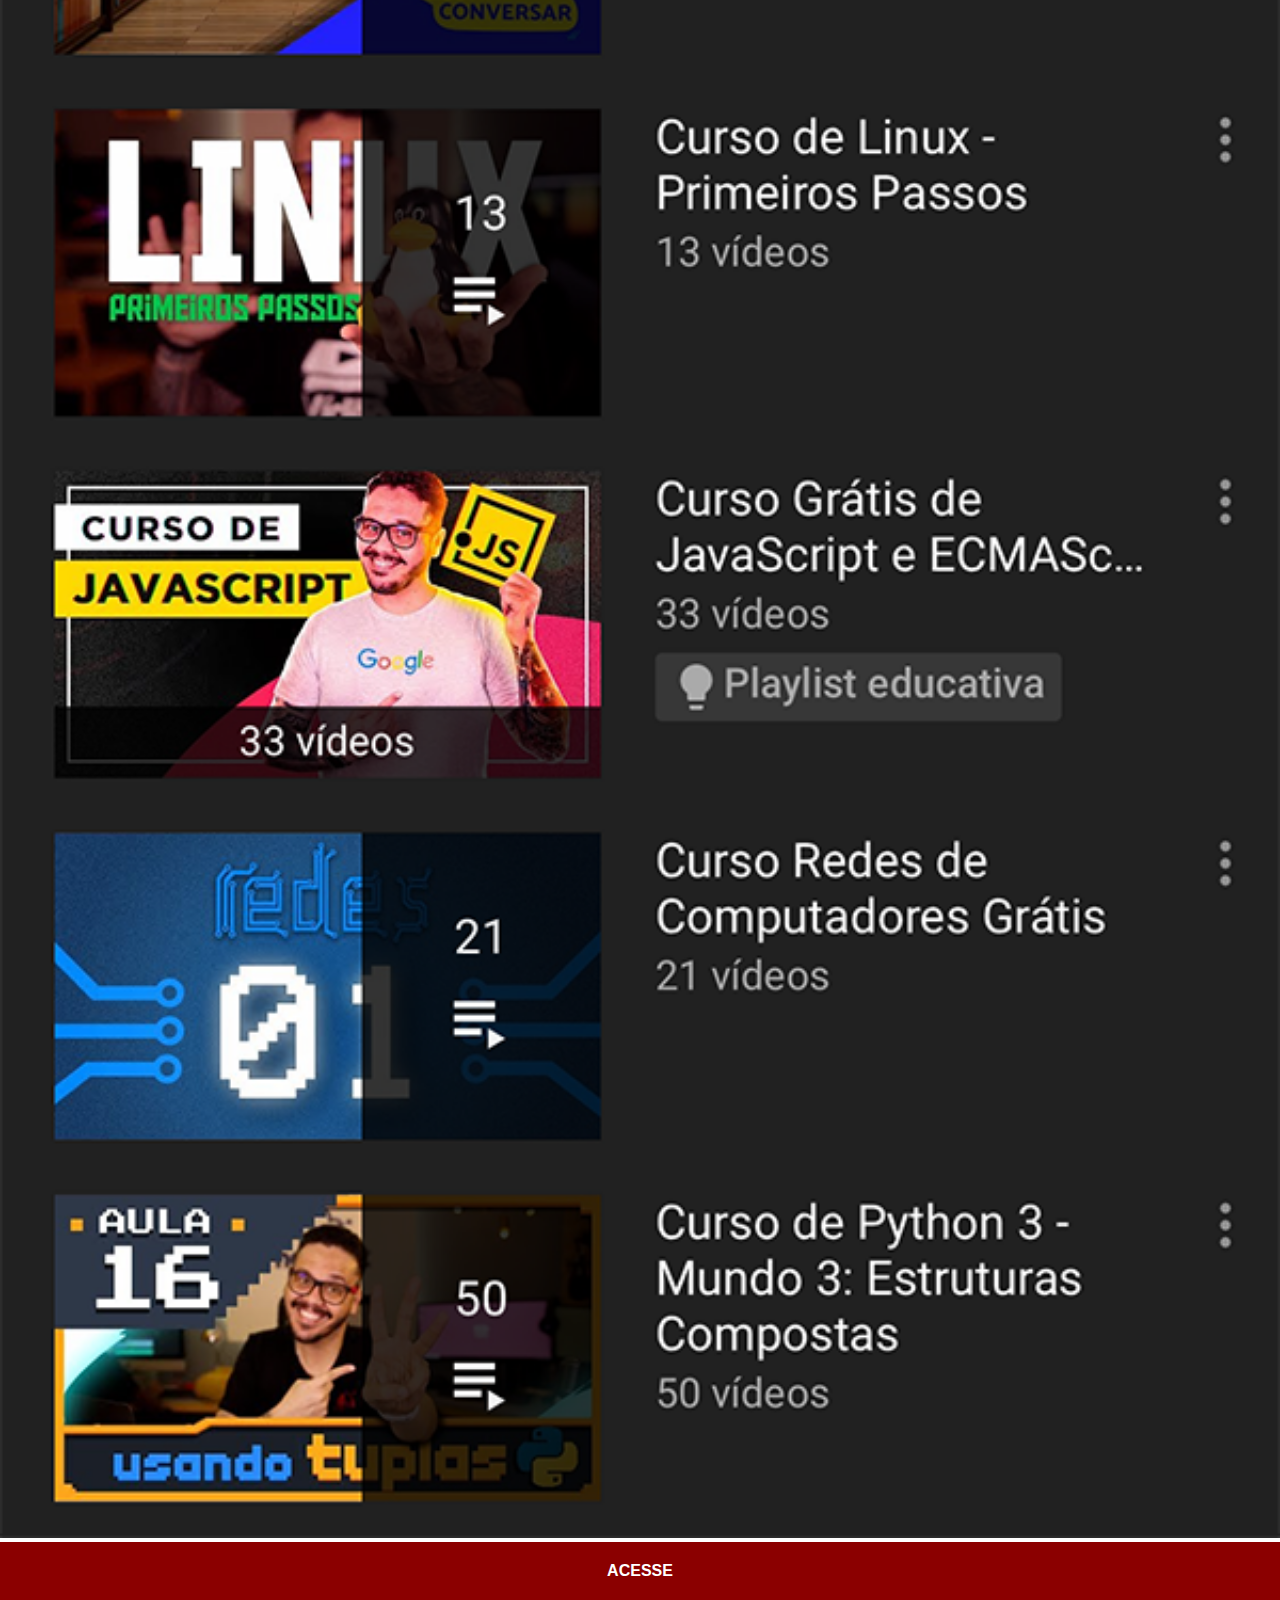
<file: youtube.html>
<!DOCTYPE html>
<html lang="pt-br">
<head>
    <meta charset="UTF-8">
    <meta name="viewport" content="width=device-width, initial-scale=1.0">
    <title>YouTube</title>
    <link rel="stylesheet" href="estilos/social.css">
</head>
<body>
    <img src="imagens/tela-youtube.png" alt="Youtube">
    <a href="https://www.youtube.com/c/CursoemV%C3%ADdeo" target="_blank">ACESSE</a>
</body>
</html>
</file>
<file: estilos/style.css>
@charset "UTF-8";

* {
    font-family: Arial, Helvetica, sans-serif;
    margin: 0px;
    padding: 0px;
}

html, body {
    height: 100vh;
    width: 100vw;
    background-color: black;
}

body {
    background: url("../imagens/fundo-madeira.jpg") no-repeat top center;
    background-size: cover;
    background-attachment: fixed;
}

main {
    position: relative;
    height: 100vh;
}

section#telefone {
    position: absolute;
    top: 50%;
    left: 50%;
    transform: translate(-50%, -50%);
    height: 627px;
    width: 311px;
    background: url("../imagens/frame-iphone.png") no-repeat;
    
}

iframe#tela {
    position: relative;
    top: 80px;
    left: 22px;
    width: 266px;
    height: 471px;
}

section#redes-sociais {
    text-align: right;
}

section#redes-sociais img {
    width: 50px;
    margin: 10px;
    border-radius: 50%;
    box-shadow: 2px 2px 5px rgba(0, 0, 0, 0.4);
    box-sizing: border-box;
}

section#redes-sociais img:hover {
    border: 3px solid rgba(255, 255, 255, 0.6);
    transform: translate(-3px, -3px);
    box-shadow: 5px 5px 10px rgba(0, 0, 0, 0.4);
    transition: transform 0.3s, border 1s;
}
</file>
<file: estilos/social.css>
@charset "UTF-8";

* {
    margin: 0px;
    padding: 0px;
    font-family: Arial, Helvetica, sans-serif;
}

::-webkit-scrollbar {
    width: 0px;
    height: 0px;
}

img {
    width: 100vw;
}

a {
    display: block;
    background-color: darkred;
    color: white;
    font-weight: bolder;
    font-style: normal;
    text-decoration: none;
    text-align: center;
    padding: 20px;
}

a:hover {
    background-color: red;
}
</file>
